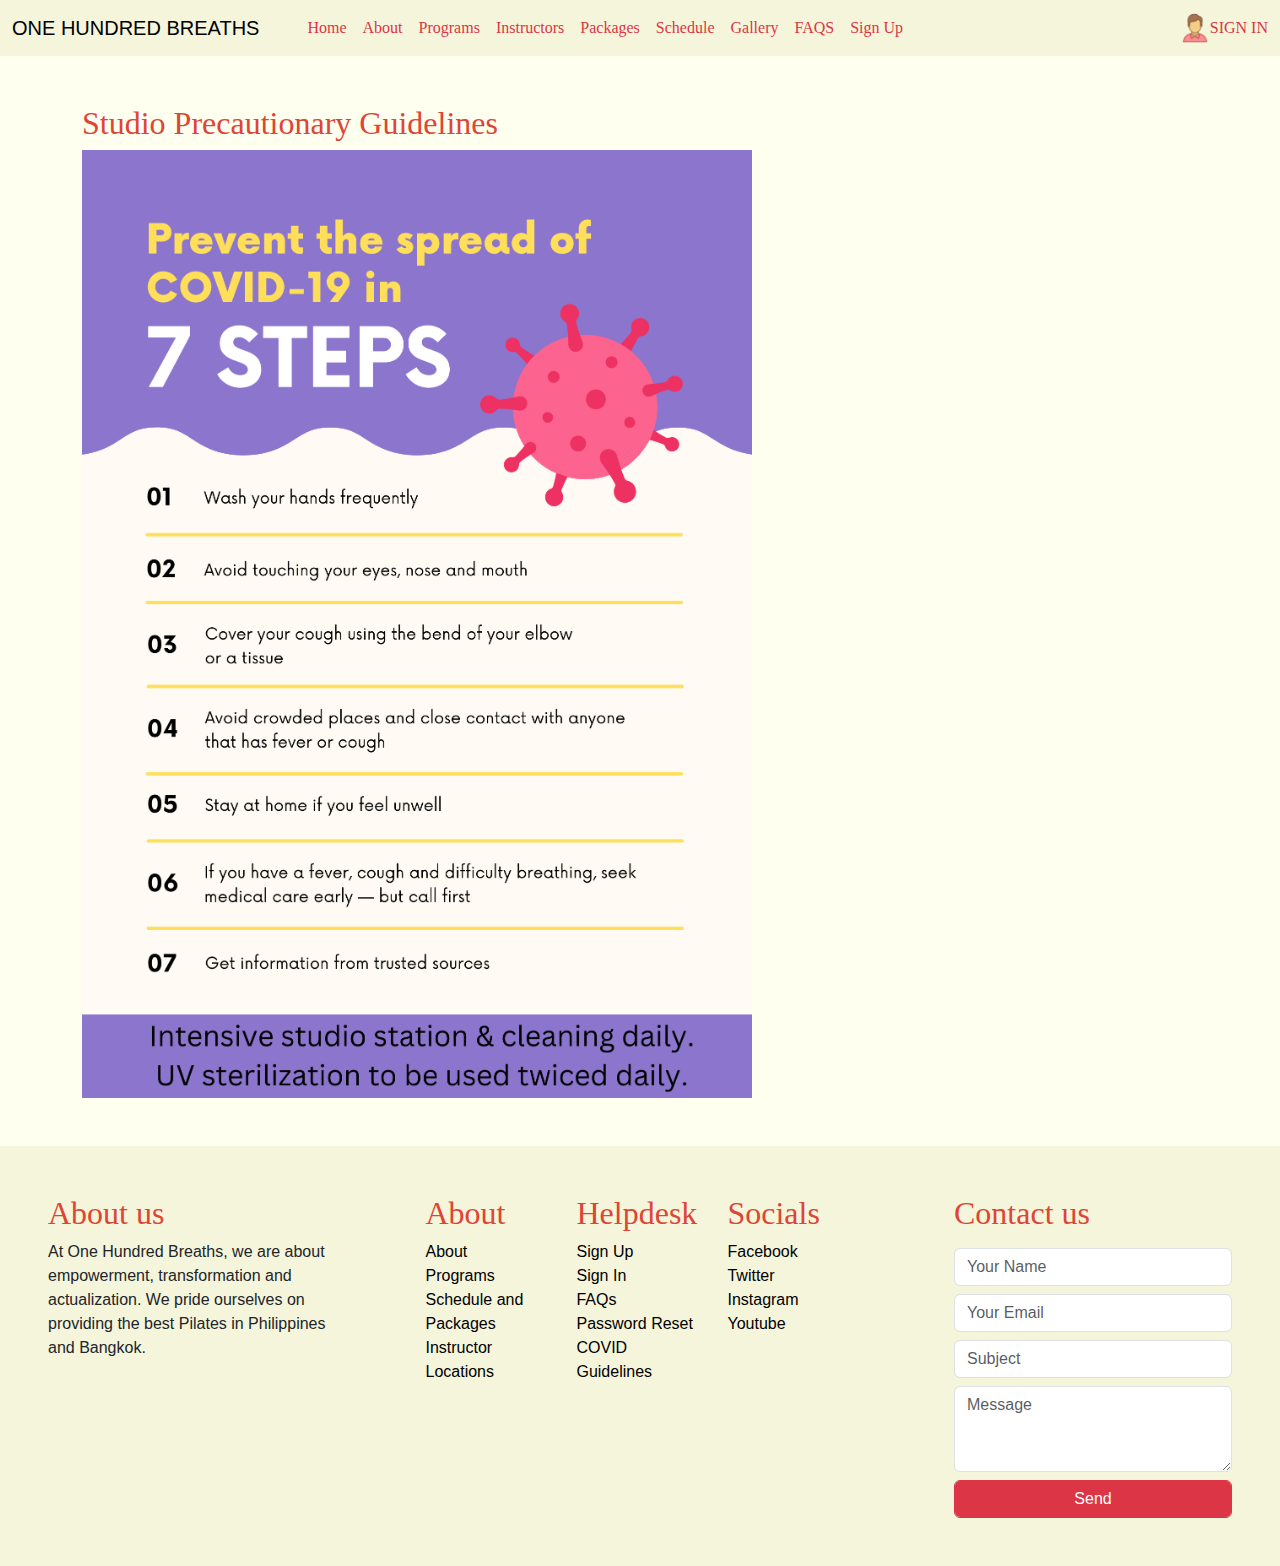
<file: covid.html>
<!DOCTYPE html>
<html lang="en">
<head>
    <meta charset="UTF-8">
    <meta http-equiv="X-UA-Compatible" content="IE=edge">
    <meta name="viewport" content="width=device-width, initial-scale=1.0">

    <link
    rel="stylesheet"
    href="https://cdn.jsdelivr.net/npm/bootstrap@5.2.0/dist/css/bootstrap.min.css"
    />
    <script src="https://ajax.googleapis.com/ajax/libs/jquery/3.6.0/jquery.min.js"></script>
    <script src="https://cdn.jsdelivr.net/npm/bootstrap@5.2.1/dist/js/bootstrap.bundle.min.js"></script>
  
    <link rel="stylesheet" href="css/styles.css" />
 
<title>COVID Guidelines</title>  

  </head>
  
    <link
      rel="icon"
      type="image/x-icon"
      href="image/yoga.png"
    />
  
<body>
      
<!-- navbar -->
<nav class="navbar navbar-expand-lg">
  <div class="container-fluid">
    <a class="navbar-brand" href="#">ONE HUNDRED BREATHS</a>
    <button
      class="navbar-toggler"
      type="button"
      data-bs-toggle="collapse"
      data-bs-target="#navbar-supported-content"
    >
      <span class="navbar-toggler-icon"></span>
    </button>

<!-- navbar links -->
<!-- navbar links -->
<div class="collapse navbar-collapse" id="navbar-supported-content">
  <ul class="navbar-nav me-auto ps-4">
  
  <li class="nav-item">
    <a class="nav-link active text-danger" href="index.html">Home</a>
  </li>
  
  <li class="nav-item">
    <a class="nav-link active text-danger" href="about.html">About</a>
  </li>

  <li class="nav-item">
    <a class="nav-link active text-danger" href="programs.html">Programs</a>
  </li>

  <li class="nav-item">
    <a class="nav-link active text-danger" href="instructors.html">Instructors</a>
  </li>
 
  <li class="nav-item">
    <a class="nav-link active text-danger" href="packages.html">Packages</a>
  </li>

  <li class="nav-item">
    <a class="nav-link active text-danger" href="schedule.html">Schedule</a>
  </li>

  <li class="nav-item">
    <a class="nav-link active text-danger" href="gallery.html">Gallery</a>
  </li>

  <li class="nav-item">
    <a class="nav-link active text-danger" href="faqs.html">FAQS</a>
  </li>
  
  <li class="nav-item">
    <a class="nav-link active text-danger" href="signup.html">Sign Up</a>
  </li>
  </ul>
<span><img src="image/my_account_icon.png" alt="my_account_icon" width="30" height="30"></span>
<span>
  <div class="nav-sign">
  <a class="nav-link active text-danger" href="signin.html">SIGN IN</a>
</span>
  </div>
    </div>
      </div>
        </div>
          </div>
            </nav> 


<!-- covid guidelines -->
<div class="container">
    <div class="row">
        <div class="col-lg-12 col-12 pt-5 pb-5">
          <h2 class="footer-heading">Studio Precautionary Guidelines</h2>
            <img src="image/covid 2.png" alt="covid_guidelines" style="max-width: 60%">
        </div>
    </div>
</div>

<!-- footer -->             
<footer class="footer-08">
  <div class="container-fluid px-lg-5">
    <div class="row">
      <div class="col-md-9 py-5">
        <div class="row">
          <div class="col-md-4 mb-md-0 mb-4">
            <h2 class="footer-heading text-left">About us</h2>
              <p>At One Hundred Breaths, we are about empowerment, transformation and actualization. We pride ourselves on providing the best Pilates in Philippines and Bangkok.</p>
          </div>
                         
<div class="col-md-8">
  <div class="row justify-content-center">
    <div class="col-md-12 col-lg-9">
      <div class="row">
        <div class="col-md-4 mb-md-0 mb-4">
          <h2 class="footer-heading">About</h2>
            <ul class="list-unstyled">
              <li><a class="footer-link" href="about.html" class="py-1 d-block">About</a></li>
              <li><a class="footer-link" href="programs.html" class="py-1 d-block">Programs</a></li>
              <li><a class="footer-link" href="packages.html" class="py-1 d-block">Schedule and Packages</a></li>
              <li><a class="footer-link" href="instructors.html" class="py-1 d-block">Instructor</a></li>
              <li><a class="footer-link" href="about.html" class="py-1 d-block">Locations</a></li>
            </ul>
        </div>
                                  
<div class="col-md-4 mb-md-0 mb-4">
  <h2 class="footer-heading">Helpdesk</h2>
    <ul class="list-unstyled">
      <li><a class="footer-link" href="signup.html" class="py-1 d-block">Sign Up</a></li>
            <li><a class="footer-link" href="signin.html" class="py-1 d-block">Sign In</a></li>
            <li><a class="footer-link" href="faqs.html" class="py-1 d-block">FAQs</a></li>
            <li><a class="footer-link" href="pw.html" class="py-1 d-block">Password Reset</a></li>
            <li><a class="footer-link" href="covid.html" class="py-1 d-block">COVID Guidelines</a></li>
              </ul>
            </div>
                                  
<div class="col-md-4 mb-md-0 mb-4">
  <h2 class="footer-heading">Socials</h2>
    <ul class="list-unstyled">
            <li><a class="footer-link" href="https://web.facebook.com" class="py-1 d-block">Facebook</a></li>
            <li><a class="footer-link" href="https://twitter.com/" class="py-1 d-block">Twitter</a></li>
            <li><a class="footer-link" href="https://www.instagram.com//" class="py-1 d-block">Instagram</a></li>
            <li><a class="footer-link" href="https://www.youtube.com/" class="py-1 d-block">Youtube</a></li>
          </ul>
        </div>
      </div>
    </div>
</div>
  </div>
    </div>
      </div>
          
<div class="col-md-3 py-md-5 py-4 aside-stretch-right pl-lg-5">
  <h2 class="footer-heading footer-heading-white">Contact us</h2>
    <form action="#" class="contact-form">
      <div class="form-group pt-2">
        <input type="text" class="form-control" placeholder="Your Name">
      </div>
                          
      <div class="form-group pt-2">
        <input type="text" class="form-control" placeholder="Your Email">
      </div>
                  
      <div class="form-group pt-2">
        <input type="text" class="form-control" placeholder="Subject">
      </div>
      
      <div class="form-group pt-2">
        <textarea name="" id="" cols="30" rows="3" class="form-control" placeholder="Message"></textarea>
      </div>
            
      <div class="form-group pt-2">
      <button type="submit" class="form-control submit px-3 btn btn-danger bg-danger">Send</button>                     
    </div>
      </form>
        </div>
          </div>
            </div>
                </footer>
  
  
</body>
  </html>
</file>
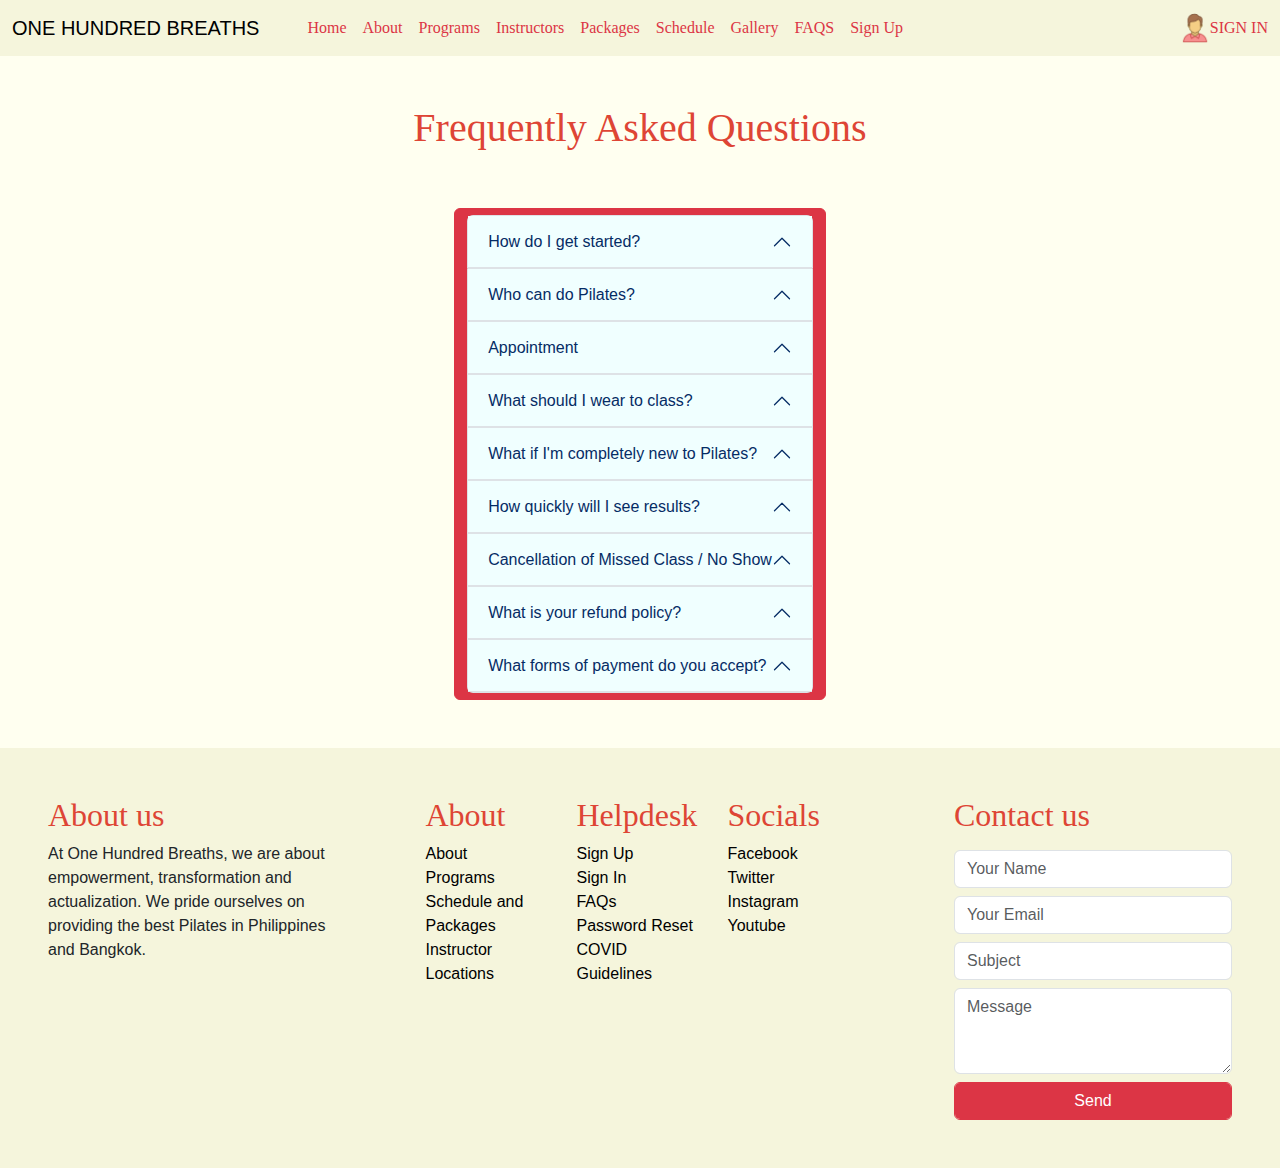
<file: faqs.html>
<!DOCTYPE html>
<html lang="en">
<head>
    <meta charset="UTF-8">
    <meta http-equiv="X-UA-Compatible" content="IE=edge">
    <meta name="viewport" content="width=device-width, initial-scale=1.0">
   
    <link
    rel="stylesheet"
    href="https://cdn.jsdelivr.net/npm/bootstrap@5.2.0/dist/css/bootstrap.min.css"
    />
    <script src="https://ajax.googleapis.com/ajax/libs/jquery/3.6.0/jquery.min.js"></script>
    <script src="https://cdn.jsdelivr.net/npm/bootstrap@5.2.1/dist/js/bootstrap.bundle.min.js"></script>
    <link rel="stylesheet" href="css/styles.css" />

<title>FAQs</title>  

</head>
    <link
    rel="icon"
    type="image/x-icon"
    href="image/yoga.png"
    />
<body>

<!-- navbar -->
<nav class="navbar navbar-expand-lg">
  <div class="container-fluid">
    <a class="navbar-brand" href="#">ONE HUNDRED BREATHS</a>
    <button
      class="navbar-toggler"
      type="button"
      data-bs-toggle="collapse"
      data-bs-target="#navbar-supported-content"
    >
      <span class="navbar-toggler-icon"></span>
    </button>

<!-- navbar links -->
<div class="collapse navbar-collapse" id="navbar-supported-content">
  <ul class="navbar-nav me-auto ps-4">
  
  <li class="nav-item">
    <a class="nav-link active text-danger" href="index.html">Home</a>
  </li>
  
  <li class="nav-item">
    <a class="nav-link active text-danger" href="about.html">About</a>
  </li>

  <li class="nav-item">
    <a class="nav-link active text-danger" href="programs.html">Programs</a>
  </li>

  <li class="nav-item">
    <a class="nav-link active text-danger" href="instructors.html">Instructors</a>
  </li>
 
  <li class="nav-item">
    <a class="nav-link active text-danger" href="packages.html">Packages</a>
  </li>

  <li class="nav-item">
    <a class="nav-link active text-danger" href="schedule.html">Schedule</a>
  </li>

  <li class="nav-item">
    <a class="nav-link active text-danger" href="gallery.html">Gallery</a>
  </li>

  <li class="nav-item">
    <a class="nav-link active text-danger" href="faqs.html">FAQS</a>
  </li>
  
  <li class="nav-item">
    <a class="nav-link active text-danger" href="signup.html">Sign Up</a>
  </li>
  </ul>
<span><img src="image/my_account_icon.png" alt="my_account_icon" width="30" height="30"></span>
<span>
  <div class="nav-sign">
  <a class="nav-link active text-danger" href="signin.html">SIGN IN</a>
</span>
  </div>
    </div>
      </div>
        </div>
          </div>
            </nav> 



<!-- faqs -->
  <div class="container">
    <div class="row text-center">
      <div class="col-lg-12 col-12 pt-5 pb-5">
          <h1>Frequently Asked Questions</h1>
            <div class="accordion pt-5" id="accordion-panel">
              <div class="btn btn-danger">
      
          <!-- accordion 1 -->
          <div class="accordion-item">
            <h2 class="accordion-header" id="heading-one">
              <button class="accordion-button" type="button" data-bs-toggle="collapse"
                data-bs-target="#collapse-one"
                aria-expanded="true"
                aria-controls="collapse-one">
                How do I get started?
              </button>
            </h2>
                      
          <div id="collapse-one" class="accordion-collapse collapse" aria-labelledby="heading-one"
            data-bs-parent="#accordion-panel">
      
          <div class="accordion-body">
            <ul>
              <dl>Create an account.</dl>
              <dl>View the Group Class Schedule or book a private session with one of our trainers.</dl>
              <dl>Arrive 10 minutes early to your first class so we can get to know one another before we begin.</dl>
            </ul>
          </div>
        </div>
      </div>

      <!-- accordion 2 -->
      <div class="accordion-item">
        <h2 class="accordion-header" id="heading-two">
          <button class="accordion-button" type="button" data-bs-toggle="collapse"
            data-bs-target="#collapse-two"
            aria-expanded="true"
            aria-controls="collapse-two">
            Who can do Pilates?
          </button>
        </h2>

      <div id="collapse-two" class="accordion-collapse collapse" aria-labelledby="heading-two"
            data-bs-parent="#accordion-panel">
      
      <div class="accordion-body">
          <p>Our clients range from pregnant ladies to youths to geriatric rehab patients to the fittest of competitive athletes along with those who just want to stay in shape. There are very few restrictions as to who can workout with us and everyone is welcome. Sessions can be discrete and private if required or group classes can involve interaction and socializing between clients</p>
      </div>
        </div>
          </div>

      <!-- accordion 3 -->
      <div class="accordion-item">
        <h2 class="accordion-header" id="heading-three">
          <button class="accordion-button" type="button" data-bs-toggle="collapse"
              data-bs-target="#collapse-three"
              aria-expanded="true"
              aria-controls="collapse-three">
              Appointment
            </button>
        </h2>

      <div id="collapse-three" class="accordion-collapse collapse" aria-labelledby="heading-three"
             data-bs-parent="#accordion-panel">
      
      <div class="accordion-body">
        <p>All private classes are by appointment only. Please book group classes to avoid disappointment. Priority is given to those with prior appointments. Please call ahead to check for availability should you wish to drop-in. Classes are 55 minutes in length, unless otherwise specified.</p>
      </div>
        </div>
          </div>
        
      <!-- accordion 4 -->
      <div class="accordion-item">
        <h2 class="accordion-header" id="heading-four">
          <button class="accordion-button" type="button" data-bs-toggle="collapse"
            data-bs-target="#collapse-four"
            aria-expanded="true"
            aria-controls="collapse-four">
            What should I wear to class?
          </button>
        </h2>
            
      <div id="collapse-four" class="accordion-collapse collapse" aria-labelledby="heading-four"
        data-bs-parent="#accordion-panel">
      
      <div class="accordion-body">
        <p>Participants must use grip socks in class. It is helpful for our instructors if you wear comfortable yet form-fitting exercise clothing. It enables the instructor to visually see that you are performing the exercises with proper alignment and form. Please don't wear loose or "short" shorts as many of the exercises are done with your legs open and elevated. Note: DO NOT wear clothing with zippers or sharp objects attached.</p>
      </div>
        </div>
           </div>
      
    <!-- accordion 5 -->
    <div class="accordion-item">
      <h2 class="accordion-header" id="heading-five">
        <button class="accordion-button" type="button" data-bs-toggle="collapse"
            data-bs-target="#collapse-five"
            aria-expanded="true"
            aria-controls="collapse-five">
            What if I'm completely new to Pilates?
        </button>
      </h2>
        
    <div id="collapse-five" class="accordion-collapse collapse" aria-labelledby="heading-five"
      data-bs-parent="#accordion-panel">
      
    <div class="accordion-body">
      <p>Our Pilates Group Classes are designed for all levels, from beginning to advanced because the Pilates system includes modifications that can both simplify the movements as well as increase the challenge. We want you to have a positive experience so our seasoned trainers are capable of guiding our clients through the class safely. If you have had no previous Pilates experience and would like an introduction before you start our classes, we recommend you take a few private sessions to get you familiar with the system. We also offer free intro classes every Wednesday night, Thursday night, and Saturday morning, to teach you Pilates basics and how to use Pilates equipment.</p>
    </div>
      </div>
        </div>

    <!-- accordion 6 -->
    <div class="accordion-item">
      <h2 class="accordion-header" id="heading-six">
        <button class="accordion-button" type="button" data-bs-toggle="collapse"
            data-bs-target="#collapse-six"
            aria-expanded="true"
            aria-controls="collapse-six">
            How quickly will I see results?
        </button>
      </h2>

    <div id="collapse-six" class="accordion-collapse collapse" aria-labelledby="heading-six"
      data-bs-parent="#accordion-panel">
      
    <div class="accordion-body">
        <p>Joseph Pilates said "you'll feel better in 10 sessions, look better in 20 and have a whole new body in 30 sessions." Most of our clients have found this to be true and many start seeing results right away. Perhaps more important, our clients feel better which keeps them coming back for more. Pilates helps to relieve chronic back pain, knee and joint pain and results can be felt within one or a few sessions.</p>
      </div>
    </div>
  </div>

    <!-- accordion 7 -->
      <div class="accordion-item">
        <h2 class="accordion-header" id="heading-seven">
          <button class="accordion-button" type="button" data-bs-toggle="collapse"
            data-bs-target="#collapse-seven"
            aria-expanded="true"
            aria-controls="collapse-seven">
            Cancellation of Missed Class / No Show
          </button>
        </h2>
          
      <div id="collapse-seven" class="accordion-collapse collapse" aria-labelledby="heading-seven"
        data-bs-parent="#accordion-panel">
        
      <div class="accordion-body">
        <p>As a courtesy to our staff, we require at least 5 hours notice when canceling a  class. It is your responsibility to us by phone, SMS or online, at least 5 hours in advance, if you need to cancel or reschedule your appointment. Any appointment cancelled or missed with less than 5 hour-notice will result in a charge or loss of that session fee. To avoid delaying the next student, your class will finish on time regardless of how late you begin.</p>
      </div>
    </div>
  </div>

    <!-- accordion 8 -->
      <div class="accordion-item">
          <h2 class="accordion-header" id="heading-eight">
            <button class="accordion-button" type="button" data-bs-toggle="collapse"
              data-bs-target="#collapse-eight"
              aria-expanded="true"
              aria-controls="collapse-eight">
              What is your refund policy?
            </button>
          </h2>

      <div id="collapse-eight" class="accordion-collapse collapse" aria-labelledby="heading-eight"
        data-bs-parent="#accordion-panel">
      
      <div class="accordion-body">
        <p>All sales are final and we do not offer refunds on purchased or unused plans/passes.</p>
      </div>
    </div>
  </div>

    <!-- accordion 9 -->
      <div class="accordion-item">
        <h2 class="accordion-header" id="heading-nine">
          <button class="accordion-button" type="button" data-bs-toggle="collapse"
            data-bs-target="#collapse-nine"
            aria-expanded="true"
            aria-controls="collapse-nine">
            What forms of payment do you accept?
          </button>
        </h2>

      <div id="collapse-nine" class="accordion-collapse collapse" aria-labelledby="heading-nine"
        data-bs-parent="#accordion-panel">
      
      <div class="accordion-body">
        <p>Paypal and Gcash.</p>
                </div>
              </div>
            </div>
          </div>
        </div>
      </div>
    </div>
  </div>
  
<!-- footer -->
                
<footer class="footer-08">
  <div class="container-fluid px-lg-5">
    <div class="row">
      <div class="col-md-9 py-5">
        <div class="row">
          <div class="col-md-4 mb-md-0 mb-4">
            <h2 class="footer-heading text-left">About us</h2>
              <p>At One Hundred Breaths, we are about empowerment, transformation and actualization. We pride ourselves on providing the best Pilates in Philippines and Bangkok.</p>
          </div>
                         
<div class="col-md-8">
  <div class="row justify-content-center">
    <div class="col-md-12 col-lg-9">
      <div class="row">
        <div class="col-md-4 mb-md-0 mb-4">
          <h2 class="footer-heading">About</h2>
            <ul class="list-unstyled">
              <li><a class="footer-link" href="about.html" class="py-1 d-block">About</a></li>
              <li><a class="footer-link" href="programs.html" class="py-1 d-block">Programs</a></li>
              <li><a class="footer-link" href="packages.html" class="py-1 d-block">Schedule and Packages</a></li>
              <li><a class="footer-link" href="instructors.html" class="py-1 d-block">Instructor</a></li>
              <li><a class="footer-link" href="about.html" class="py-1 d-block">Locations</a></li>
            </ul>
        </div>
                                  
<div class="col-md-4 mb-md-0 mb-4">
  <h2 class="footer-heading">Helpdesk</h2>
    <ul class="list-unstyled">
      <li><a class="footer-link" href="signup.html" class="py-1 d-block">Sign Up</a></li>
            <li><a class="footer-link" href="signin.html" class="py-1 d-block">Sign In</a></li>
            <li><a class="footer-link" href="faqs.html" class="py-1 d-block">FAQs</a></li>
            <li><a class="footer-link" href="pw.html" class="py-1 d-block">Password Reset</a></li>
            <li><a class="footer-link" href="covid.html" class="py-1 d-block">COVID Guidelines</a></li>
              </ul>
            </div>
                                  
<div class="col-md-4 mb-md-0 mb-4">
  <h2 class="footer-heading">Socials</h2>
    <ul class="list-unstyled">
            <li><a class="footer-link" href="https://web.facebook.com" class="py-1 d-block">Facebook</a></li>
            <li><a class="footer-link" href="https://twitter.com/" class="py-1 d-block">Twitter</a></li>
            <li><a class="footer-link" href="https://www.instagram.com//" class="py-1 d-block">Instagram</a></li>
            <li><a class="footer-link" href="https://www.youtube.com/" class="py-1 d-block">Youtube</a></li>
          </ul>
        </div>
      </div>
    </div>
  </div>
    </div>
      </div>
        </div>
          <div class="col-md-3 py-md-5 py-4 aside-stretch-right pl-lg-5">
                        
  <h2 class="footer-heading footer-heading-white">Contact us</h2>
    <form action="#" class="contact-form">
      <div class="form-group pt-2">
        <input type="text" class="form-control" placeholder="Your Name">
      </div>
                          
      <div class="form-group pt-2">
        <input type="text" class="form-control" placeholder="Your Email">
      </div>
                  
      <div class="form-group pt-2">
        <input type="text" class="form-control" placeholder="Subject">
      </div>
      
      <div class="form-group pt-2">
        <textarea name="" id="" cols="30" rows="3" class="form-control" placeholder="Message"></textarea>
      </div>
            
      <div class="form-group pt-2">
      <button type="submit" class="form-control submit px-3 btn btn-danger bg-danger">Send</button>
                          
    </div>
      </form>
        </div>
          </div>
            </div>
                </footer>
          

  


</body>
</html>
</file>
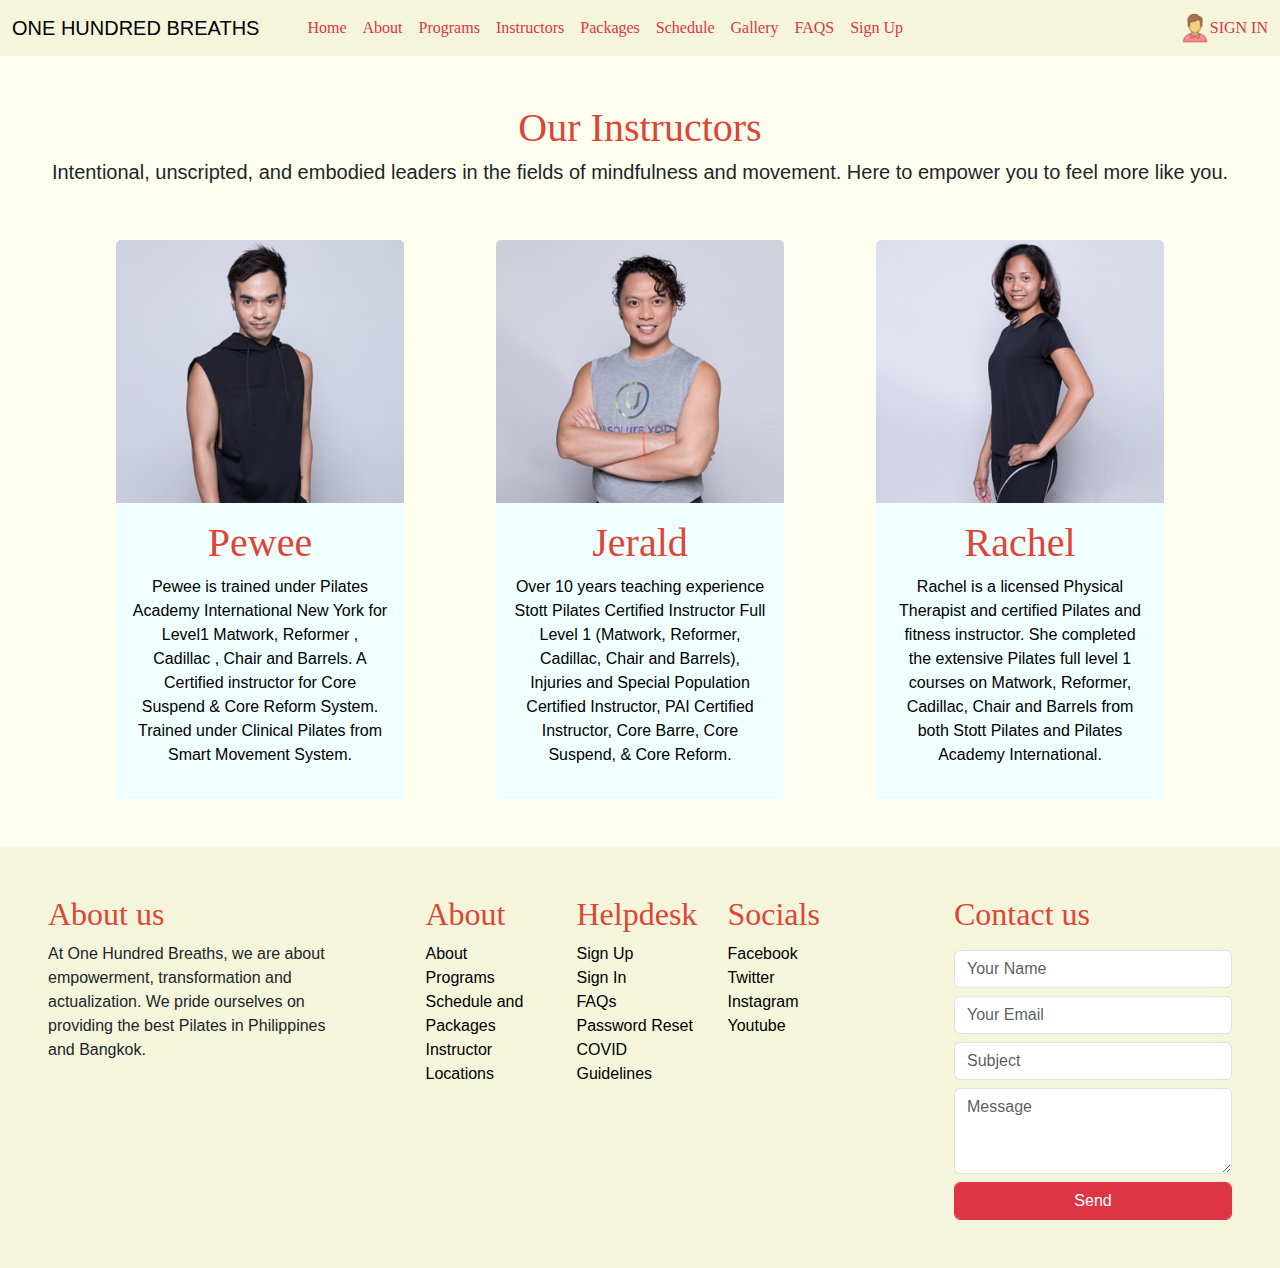
<file: instructors.html>
<!DOCTYPE html>
<html lang="en">
<head>
    <meta charset="UTF-8">
    <meta http-equiv="X-UA-Compatible" content="IE=edge">
    <meta name="viewport" content="width=device-width, initial-scale=1.0">
    
    <link
    rel="stylesheet"
    href="https://cdn.jsdelivr.net/npm/bootstrap@5.2.0/dist/css/bootstrap.min.css"
     />
    <script src="https://ajax.googleapis.com/ajax/libs/jquery/3.6.0/jquery.min.js"></script>
    <script src="https://cdn.jsdelivr.net/npm/bootstrap@5.2.1/dist/js/bootstrap.bundle.min.js"></script>
  
    <link rel="stylesheet" href="css/styles.css" />
  
    <title>Instructors</title>  
</head>
  
    <link
    rel="icon"
    type="image/x-icon"
    href="image/yoga.png"
    />
    
<body>   
<!-- navbar -->
<nav class="navbar navbar-expand-lg">
  <div class="container-fluid">
    <a class="navbar-brand" href="#">ONE HUNDRED BREATHS</a>
    <button
      class="navbar-toggler"
      type="button"
      data-bs-toggle="collapse"
      data-bs-target="#navbar-supported-content"
    >
      <span class="navbar-toggler-icon"></span>
    </button>
    
<!-- navbar links -->
<div class="collapse navbar-collapse" id="navbar-supported-content">
  <ul class="navbar-nav me-auto ps-4">
  
  <li class="nav-item">
    <a class="nav-link active text-danger" href="index.html">Home</a>
  </li>
  
  <li class="nav-item">
    <a class="nav-link active text-danger" href="about.html">About</a>
  </li>

  <li class="nav-item">
    <a class="nav-link active text-danger" href="programs.html">Programs</a>
  </li>

  <li class="nav-item">
    <a class="nav-link active text-danger" href="instructors.html">Instructors</a>
  </li>
 
  <li class="nav-item">
    <a class="nav-link active text-danger" href="packages.html">Packages</a>
  </li>

  <li class="nav-item">
    <a class="nav-link active text-danger" href="schedule.html">Schedule</a>
  </li>

  <li class="nav-item">
    <a class="nav-link active text-danger" href="gallery.html">Gallery</a>
  </li>

  <li class="nav-item">
    <a class="nav-link active text-danger" href="faqs.html">FAQS</a>
  </li>
  
  <li class="nav-item">
    <a class="nav-link active text-danger" href="signup.html">Sign Up</a>
  </li>
  </ul>
<span><img src="image/my_account_icon.png" alt="my_account_icon" width="30" height="30"></span>
<span>
  <div class="nav-sign">
  <a class="nav-link active text-danger" href="signin.html">SIGN IN</a>
</span>
  </div>
    </div>
      </div>
        </div>
          </div>
            </nav> 

      
<!-- instructors -->
  <h1 class=" text-center pt-5">Our Instructors</h1>
  <h5 class="text-center">Intentional, unscripted, and embodied leaders in the fields of mindfulness and movement. Here to empower you to feel more like you.</h5>
    <div class="container">
      <div class="row">
        <div class="col-lg-4 col-12 pt-5 pb-5">
          <div class="card mx-auto" style="width: 18rem;">
            <img class="card-img-top" src="image/pi1.jpg" alt="Card image cap">
                <div class="card-body">
                  <h1 class="card-text">Pewee</h1>
                      <p>Pewee is trained under Pilates Academy International New York for Level1 Matwork, Reformer , Cadillac , Chair and Barrels. A Certified instructor for Core Suspend & Core Reform System. Trained under Clinical Pilates from Smart Movement System.</p>
    </div>
      </div>
        </div>


  <div class="col-lg-4 col-12 pt-5 pb-5">
    <div class="card mx-auto"  style="width: 18rem;">
      <img class="card-img-top" src="image/je1.jpg" alt="Card image cap">
        <div class="card-body">
          <h1 class="card-text">Jerald</h1>
            <p>Over 10 years teaching experience
                    Stott Pilates Certified Instructor Full Level 1 (Matwork, Reformer, Cadillac, Chair and Barrels), Injuries and Special Population Certified Instructor, PAI Certified Instructor, Core Barre, Core Suspend, & Core Reform.</p>
  </div>
    </div>
      </div>
  
           
  <div class="col-lg-4 col-12 pt-5 pb-5">
    <div class="card mx-auto"  style="width: 18rem;">
      <img class="card-img-top" src="image/rache1.jpg" alt="Card image cap">
        <div class="card-body">
          <h1 class="card-text">Rachel</h1>
            <p>Rachel is a licensed Physical Therapist and certified Pilates and fitness instructor. She completed the extensive Pilates full level 1 courses on Matwork, Reformer, Cadillac, Chair and Barrels from both Stott Pilates and Pilates Academy International.</p>
        </div>
      </div>
  </div>
</div>
    </div>

<!-- footer -->           
<footer class="footer-08">
  <div class="container-fluid px-lg-5">
    <div class="row">
      <div class="col-md-9 py-5">
        <div class="row">
          <div class="col-md-4 mb-md-0 mb-4">
            <h2 class="footer-heading text-left">About us</h2>
              <p>At One Hundred Breaths, we are about empowerment, transformation and actualization. We pride ourselves on providing the best Pilates in Philippines and Bangkok.</p>
          </div>
                         
<div class="col-md-8">
  <div class="row justify-content-center">
    <div class="col-md-12 col-lg-9">
      <div class="row">
        <div class="col-md-4 mb-md-0 mb-4">
          <h2 class="footer-heading">About</h2>
            <ul class="list-unstyled">
              <li><a class="footer-link" href="about.html" class="py-1 d-block">About</a></li>
              <li><a class="footer-link" href="programs.html" class="py-1 d-block">Programs</a></li>
              <li><a class="footer-link" href="packages.html" class="py-1 d-block">Schedule and Packages</a></li>
              <li><a class="footer-link" href="instructors.html" class="py-1 d-block">Instructor</a></li>
              <li><a class="footer-link" href="about.html" class="py-1 d-block">Locations</a></li>
            </ul>
        </div>
                                  
<div class="col-md-4 mb-md-0 mb-4">
  <h2 class="footer-heading">Helpdesk</h2>
    <ul class="list-unstyled">
      <li><a class="footer-link" href="signup.html" class="py-1 d-block">Sign Up</a></li>
            <li><a class="footer-link" href="signin.html" class="py-1 d-block">Sign In</a></li>
            <li><a class="footer-link" href="faqs.html" class="py-1 d-block">FAQs</a></li>
            <li><a class="footer-link" href="pw.html" class="py-1 d-block">Password Reset</a></li>
            <li><a class="footer-link" href="covid.html" class="py-1 d-block">COVID Guidelines</a></li>
              </ul>
            </div>
                                  
<div class="col-md-4 mb-md-0 mb-4">
  <h2 class="footer-heading">Socials</h2>
    <ul class="list-unstyled">
            <li><a class="footer-link" href="https://web.facebook.com" class="py-1 d-block">Facebook</a></li>
            <li><a class="footer-link" href="https://twitter.com/" class="py-1 d-block">Twitter</a></li>
            <li><a class="footer-link" href="https://www.instagram.com//" class="py-1 d-block">Instagram</a></li>
            <li><a class="footer-link" href="https://www.youtube.com/" class="py-1 d-block">Youtube</a></li>
          </ul>
        </div>
      </div>
    </div>
  </div>
    </div>
      </div>
        </div>
          <div class="col-md-3 py-md-5 py-4 aside-stretch-right pl-lg-5">
                        
  <h2 class="footer-heading footer-heading-white">Contact us</h2>
    <form action="#" class="contact-form">
      <div class="form-group pt-2">
        <input type="text" class="form-control" placeholder="Your Name">
      </div>
                          
      <div class="form-group pt-2">
        <input type="text" class="form-control" placeholder="Your Email">
      </div>
                  
      <div class="form-group pt-2">
        <input type="text" class="form-control" placeholder="Subject">
      </div>
      
      <div class="form-group pt-2">
        <textarea name="" id="" cols="30" rows="3" class="form-control" placeholder="Message"></textarea>
      </div>
            
      <div class="form-group pt-2">
      <button type="submit" class="form-control submit px-3 btn btn-danger bg-danger">Send</button>
                          
    </div>
      </form>
        </div>
          </div>
            </div>
                </footer>
        
</body>
</html>
</file>
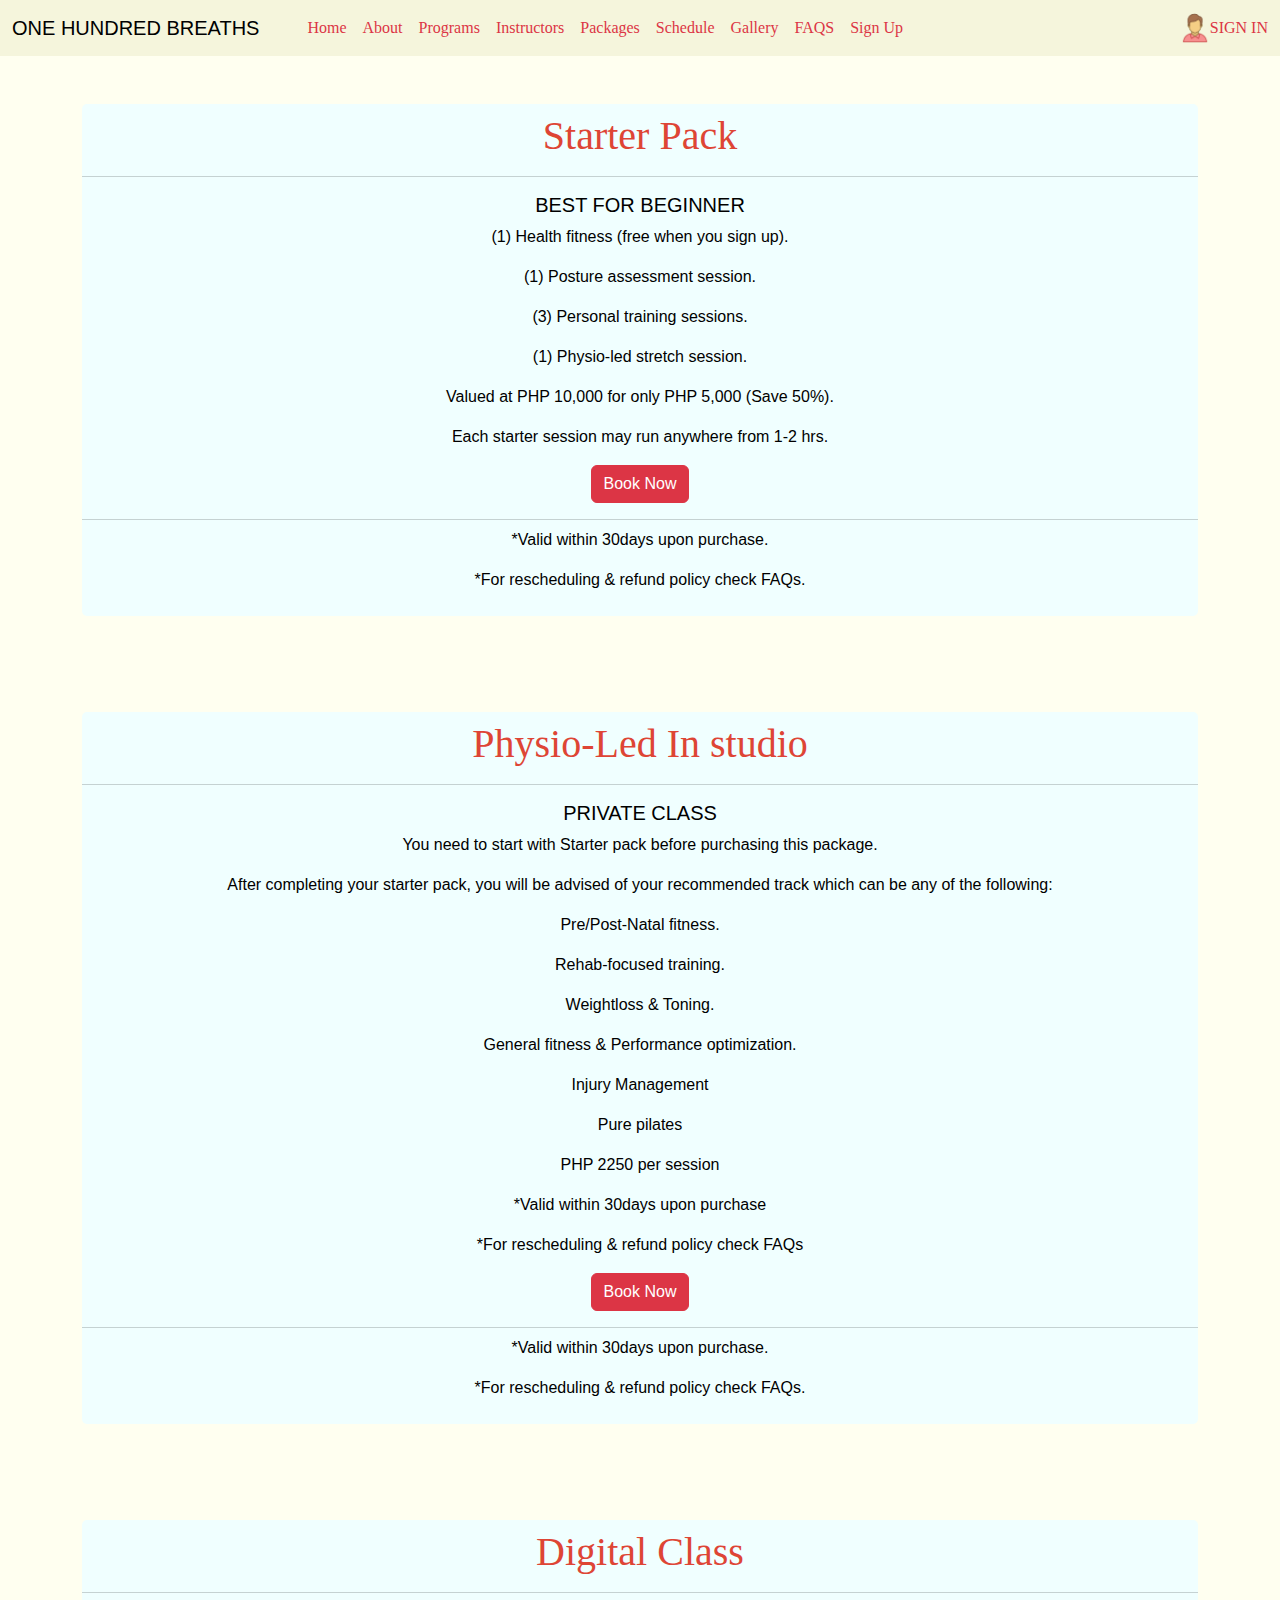
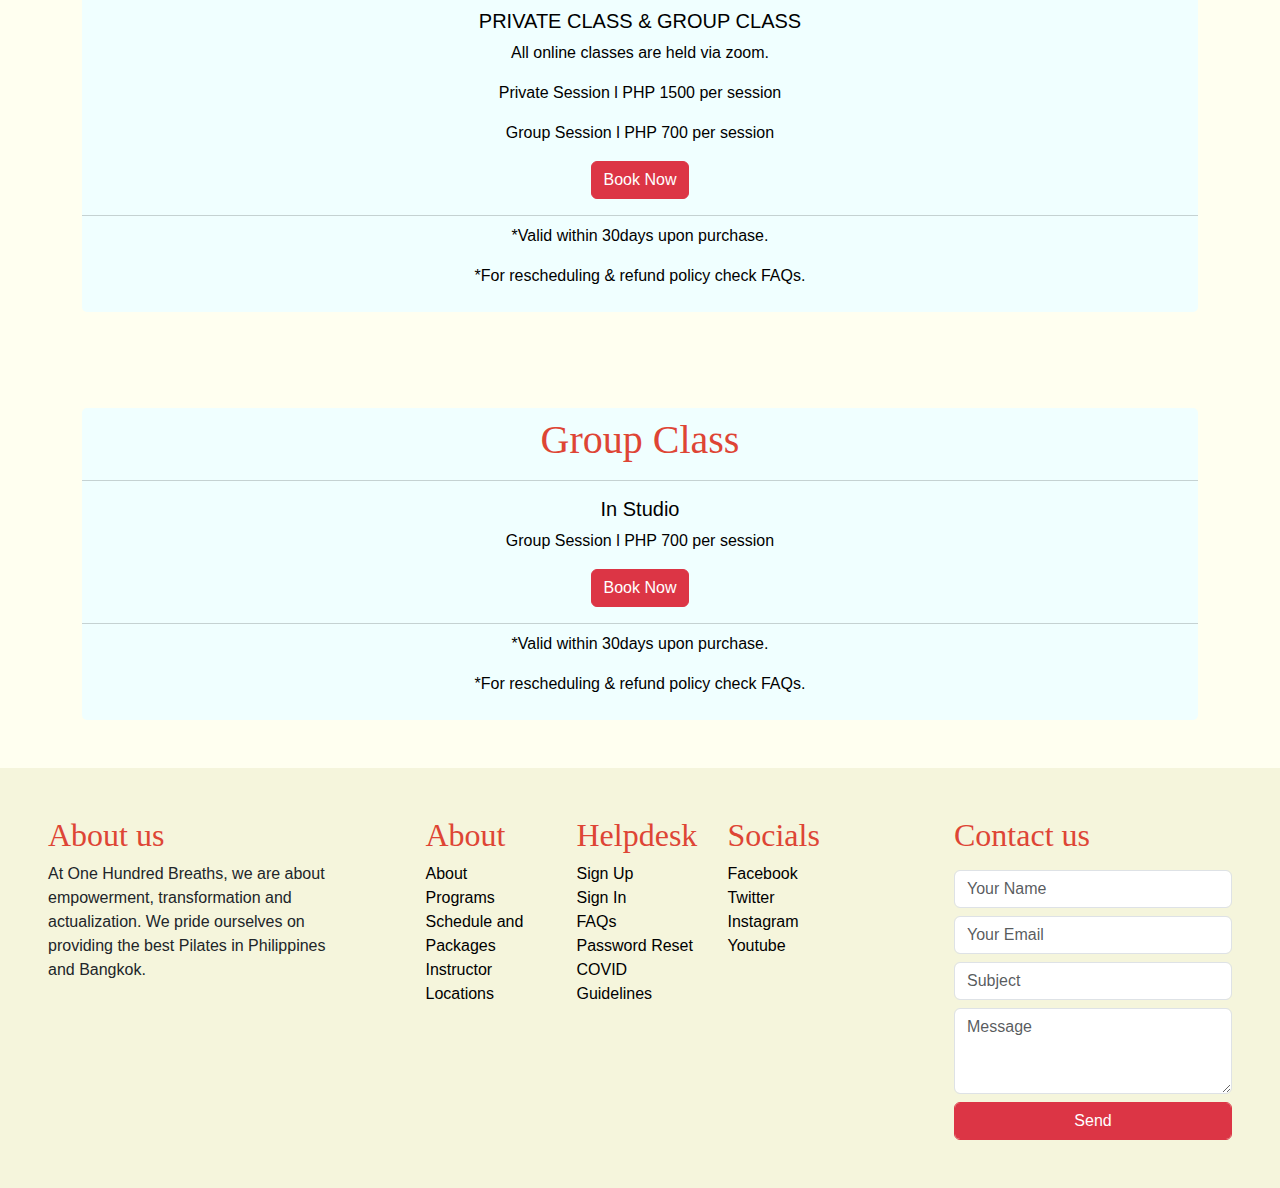
<file: packages.html>
<!DOCTYPE html>
<html lang="en">
<head>
    <meta charset="UTF-8">
    <meta http-equiv="X-UA-Compatible" content="IE=edge">
    <meta name="viewport" content="width=device-width, initial-scale=1.0">

    <link
    rel="stylesheet"
    href="https://cdn.jsdelivr.net/npm/bootstrap@5.2.0/dist/css/bootstrap.min.css"
    />
    <script src="https://ajax.googleapis.com/ajax/libs/jquery/3.6.0/jquery.min.js"></script>
    <script src="https://cdn.jsdelivr.net/npm/bootstrap@5.2.1/dist/js/bootstrap.bundle.min.js"></script>
  
    <link rel="stylesheet" href="css/styles.css" />
      
    <title>Package</title>  
  </head>
  
    <link
    rel="icon"
    type="image/x-icon"
    href="image/yoga.png"
    />
  
  <body>
    
<!-- navbar -->
<nav class="navbar navbar-expand-lg">
  <div class="container-fluid">
    <a class="navbar-brand" href="#">ONE HUNDRED BREATHS</a>
    <button
      class="navbar-toggler"
      type="button"
      data-bs-toggle="collapse"
      data-bs-target="#navbar-supported-content"
    >
      <span class="navbar-toggler-icon"></span>
    </button>

<!-- navbar links -->
<div class="collapse navbar-collapse" id="navbar-supported-content">
  <ul class="navbar-nav me-auto ps-4">
  
  <li class="nav-item">
    <a class="nav-link active text-danger" href="index.html">Home</a>
  </li>
  
  <li class="nav-item">
    <a class="nav-link active text-danger" href="about.html">About</a>
  </li>

  <li class="nav-item">
    <a class="nav-link active text-danger" href="programs.html">Programs</a>
  </li>

  <li class="nav-item">
    <a class="nav-link active text-danger" href="instructors.html">Instructors</a>
  </li>
 
  <li class="nav-item">
    <a class="nav-link active text-danger" href="packages.html">Packages</a>
  </li>

  <li class="nav-item">
    <a class="nav-link active text-danger" href="schedule.html">Schedule</a>
  </li>

  <li class="nav-item">
    <a class="nav-link active text-danger" href="gallery.html">Gallery</a>
  </li>

  <li class="nav-item">
    <a class="nav-link active text-danger" href="faqs.html">FAQS</a>
  </li>
  
  <li class="nav-item">
    <a class="nav-link active text-danger" href="signup.html">Sign Up</a>
  </li>
  </ul>
<span><img src="image/my_account_icon.png" alt="my_account_icon" width="30" height="30"></span>
<span>
  <div class="nav-sign">
  <a class="nav-link active text-danger" href="signin.html">SIGN IN</a>
</span>
  </div>
    </div>
      </div>
        </div>
          </div>
            </nav> 

<!-- Starter -->
<div class="container">
  <div class="row">
    <div class="col-lg-12 col-12 text-justify text-center pt-5 pb-5">
      <div class="card text-center">
        <div class="card-header">
          <h1>Starter Pack</h1>
        </div>

        <div class="card-body">
          <h5 class="card-title">BEST FOR BEGINNER</h5>
          <p class="card-text">(1) Health fitness (free when you sign up).</p>
          <p>(1) Posture assessment session.</p>
          <p>(3) Personal training sessions.</p>
          <p>(1) Physio-led stretch session.</p>
          <p>Valued at PHP 10,000 for only PHP 5,000 (Save 50%).</p>
          <p>Each starter session may run anywhere from 1-2 hrs.</p>
          <a href="signin.html" class="btn btn-danger">Book Now</a>
        </div>
        <div class="card-footer">
          <p>*Valid within 30days upon purchase.</p>
          <p>*For rescheduling & refund policy check FAQs.</p>
        </div>
      </div>
    </div>
  </div>
</div>

<!-- Physio -->
<div class="container">
  <div class="row">
    <div class="col-lg-12 col-12 text-justify text-center pt-5 pb-5">
      <div class="card text-center">
        <div class="card-header">
          <h1>Physio-Led In studio</h1>
        </div>

        <div class="card-body">
          <h5 class="card-title">PRIVATE CLASS</h5>
          <p class="card-text">You need to start with Starter pack before purchasing this package.</p>
          <p>After completing your starter pack, you will be advised of your recommended track which can be any of the following:</p>
          <p>Pre/Post-Natal fitness.</p>
          <p>Rehab-focused training.</p>
          <p>Weightloss & Toning.</p>
          <p>General fitness & Performance optimization.</p>
          <p>Injury Management</p>
          <p>Pure pilates</p>
          <p>PHP 2250 per session</p>
          <p>*Valid within 30days upon purchase</p>
          <p>*For rescheduling & refund policy check FAQs</p>
          <a href="signin.html" class="btn btn-danger">Book Now</a>
        </div>
        <div class="card-footer">
          <p>*Valid within 30days upon purchase.</p>
          <p>*For rescheduling & refund policy check FAQs.</p>
        </div>
      </div>
    </div>
  </div>
</div>

<!-- Digital -->
<div class="container">
  <div class="row">
    <div class="col-lg-12 col-12 text-justify text-center pt-5 pb-5">
      <div class="card text-center">
        <div class="card-header">
          <h1>Digital Class</h1>
        </div>
        <div class="card-body">
          <h5 class="card-title">PRIVATE CLASS & GROUP CLASS</h5>
          <p class="card-text">All online classes are held via zoom.</p>
          <p>Private Session     l     PHP 1500 per session</p>
          <p>Group Session       l     PHP 700 per session</p>
          <a href="signin.html" class="btn btn-danger">Book Now</a>
        </div>
        <div class="card-footer">
          <p>*Valid within 30days upon purchase.</p>
          <p>*For rescheduling & refund policy check FAQs.</p>
        </div>
      </div>
    </div>
  </div>
</div>

<!-- Group -->
<div class="container">
  <div class="row">
    <div class="col-lg-12 col-12 text-justify text-center pt-5 pb-5">
      <div class="card text-center">
        <div class="card-header">
          <h1>Group Class</h1>
        </div>
        <div class="card-body">
          <h5 class="card-title">In Studio</h5>
          <p>Group Session       l     PHP 700 per session</p>
          <a href="signin.html" class="btn btn-danger">Book Now</a>
        </div>
        <div class="card-footer">
          <p>*Valid within 30days upon purchase.</p>
          <p>*For rescheduling & refund policy check FAQs.</p>
        </div>
      </div>
    </div>
  </div>
</div>
     
<!-- footer -->            
<footer class="footer-08">
  <div class="container-fluid px-lg-5">
    <div class="row">
      <div class="col-md-9 py-5">
        <div class="row">
          <div class="col-md-4 mb-md-0 mb-4">
            <h2 class="footer-heading text-left">About us</h2>
              <p>At One Hundred Breaths, we are about empowerment, transformation and actualization. We pride ourselves on providing the best Pilates in Philippines and Bangkok.</p>
          </div>
                         
<div class="col-md-8">
  <div class="row justify-content-center">
    <div class="col-md-12 col-lg-9">
      <div class="row">
        <div class="col-md-4 mb-md-0 mb-4">
          <h2 class="footer-heading">About</h2>
            <ul class="list-unstyled">
              <li><a class="footer-link" href="about.html" class="py-1 d-block">About</a></li>
              <li><a class="footer-link" href="programs.html" class="py-1 d-block">Programs</a></li>
              <li><a class="footer-link" href="packages.html" class="py-1 d-block">Schedule and Packages</a></li>
              <li><a class="footer-link" href="instructors.html" class="py-1 d-block">Instructor</a></li>
              <li><a class="footer-link" href="about.html" class="py-1 d-block">Locations</a></li>
            </ul>
        </div>
                                  
<div class="col-md-4 mb-md-0 mb-4">
  <h2 class="footer-heading">Helpdesk</h2>
    <ul class="list-unstyled">
      <li><a class="footer-link" href="signup.html" class="py-1 d-block">Sign Up</a></li>
            <li><a class="footer-link" href="signin.html" class="py-1 d-block">Sign In</a></li>
            <li><a class="footer-link" href="faqs.html" class="py-1 d-block">FAQs</a></li>
            <li><a class="footer-link" href="pw.html" class="py-1 d-block">Password Reset</a></li>
            <li><a class="footer-link" href="covid.html" class="py-1 d-block">COVID Guidelines</a></li>
              </ul>
            </div>
                                  
<div class="col-md-4 mb-md-0 mb-4">
  <h2 class="footer-heading">Socials</h2>
    <ul class="list-unstyled">
            <li><a class="footer-link" href="https://web.facebook.com" class="py-1 d-block">Facebook</a></li>
            <li><a class="footer-link" href="https://twitter.com/" class="py-1 d-block">Twitter</a></li>
            <li><a class="footer-link" href="https://www.instagram.com//" class="py-1 d-block">Instagram</a></li>
            <li><a class="footer-link" href="https://www.youtube.com/" class="py-1 d-block">Youtube</a></li>
          </ul>
        </div>
      </div>
    </div>
  </div>
    </div>
      </div>
        </div>
          <div class="col-md-3 py-md-5 py-4 aside-stretch-right pl-lg-5">
                        
  <h2 class="footer-heading footer-heading-white">Contact us</h2>
    <form action="#" class="contact-form">
      <div class="form-group pt-2">
        <input type="text" class="form-control" placeholder="Your Name">
      </div>
                          
      <div class="form-group pt-2">
        <input type="text" class="form-control" placeholder="Your Email">
      </div>
                  
      <div class="form-group pt-2">
        <input type="text" class="form-control" placeholder="Subject">
      </div>
      
      <div class="form-group pt-2">
        <textarea name="" id="" cols="30" rows="3" class="form-control" placeholder="Message"></textarea>
      </div>
            
      <div class="form-group pt-2">
      <button type="submit" class="form-control submit px-3 btn btn-danger bg-danger">Send</button>
                          
    </div>
      </form>
        </div>
          </div>
            </div>
                </footer>
</body>
</html>
</file>
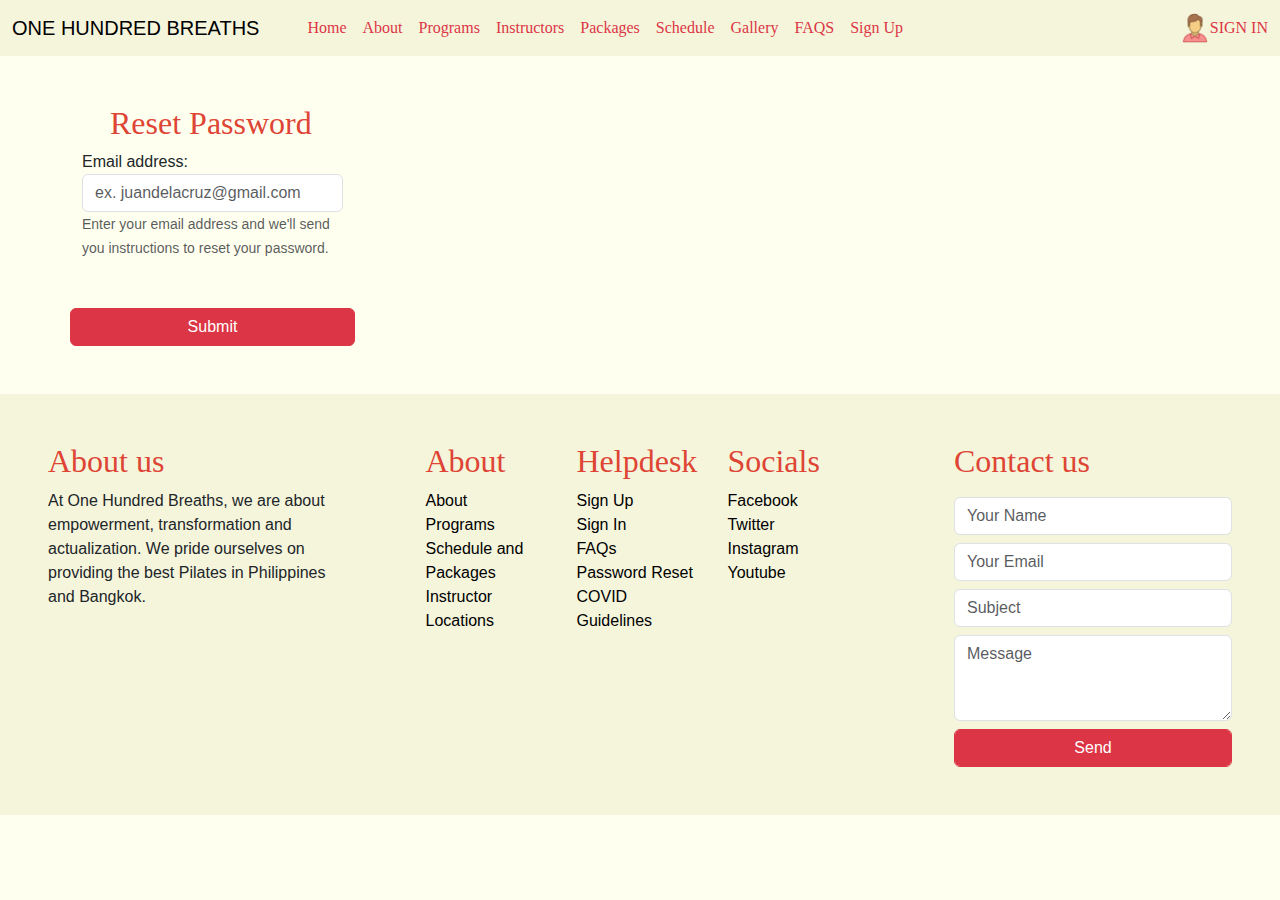
<file: pw.html>
<!DOCTYPE html>
<html lang="en">
<head>
    <meta charset="UTF-8">
    <meta http-equiv="X-UA-Compatible" content="IE=edge">
    <meta name="viewport" content="width=device-width, initial-scale=1.0">

    <link
    rel="stylesheet"
    href="https://cdn.jsdelivr.net/npm/bootstrap@5.2.0/dist/css/bootstrap.min.css"
    />
    <script src="https://ajax.googleapis.com/ajax/libs/jquery/3.6.0/jquery.min.js"></script>
    <script src="https://cdn.jsdelivr.net/npm/bootstrap@5.2.1/dist/js/bootstrap.bundle.min.js"></script>
  
    <link rel="stylesheet" href="css/styles.css" />
  
    <title>Forgot your password</title>
</head>

    <link
    rel="icon"
    type="image/x-icon"
    href="image/yoga.png"
    />

<body>

<!-- navbar -->
<nav class="navbar navbar-expand-lg">
  <div class="container-fluid">
    <a class="navbar-brand" href="#">ONE HUNDRED BREATHS</a>
    <button
      class="navbar-toggler"
      type="button"
      data-bs-toggle="collapse"
      data-bs-target="#navbar-supported-content"
    >
      <span class="navbar-toggler-icon"></span>
    </button>

<!-- navbar links -->
<div class="collapse navbar-collapse" id="navbar-supported-content">
  <ul class="navbar-nav me-auto ps-4">
  
  <li class="nav-item">
    <a class="nav-link active text-danger" href="index.html">Home</a>
  </li>
  
  <li class="nav-item">
    <a class="nav-link active text-danger" href="about.html">About</a>
  </li>

  <li class="nav-item">
    <a class="nav-link active text-danger" href="programs.html">Programs</a>
  </li>

  <li class="nav-item">
    <a class="nav-link active text-danger" href="instructors.html">Instructors</a>
  </li>
 
  <li class="nav-item">
    <a class="nav-link active text-danger" href="packages.html">Packages</a>
  </li>

  <li class="nav-item">
    <a class="nav-link active text-danger" href="schedule.html">Schedule</a>
  </li>

  <li class="nav-item">
    <a class="nav-link active text-danger" href="gallery.html">Gallery</a>
  </li>

  <li class="nav-item">
    <a class="nav-link active text-danger" href="faqs.html">FAQS</a>
  </li>
  
  <li class="nav-item">
    <a class="nav-link active text-danger" href="signup.html">Sign Up</a>
  </li>
  </ul>
<span><img src="image/my_account_icon.png" alt="my_account_icon" width="30" height="30"></span>
<span>
  <div class="nav-sign">
  <a class="nav-link active text-danger" href="signin.html">SIGN IN</a>
</span>
  </div>
    </div>
      </div>
        </div>
          </div>
            </nav> 

<!-- pw reset -->
  <h2 class="h1-pw pt-5">Reset Password</h2>
      <div class="container">
        <div class="row">
          <div class="col-lg-3 col-12">
            <div class="form-group">
              <label for="exampleInputEmail1">Email address:</label>
                <input type="email" class="form-control" id="exampleInputEmail1" aria-describedby="emailHelp" placeholder="ex. juandelacruz@gmail.com">
                  <small id="emailHelp" class="form-text text-muted">Enter your email address and
                     we'll send you instructions to reset your password.</small>
              <div class="form-group row pt-5 pb-5">
            <button type="submit" class="btn btn-danger bg-danger">Submit</button>
          </div>
        </div>
      </div>
    </div>
  </div>
                
<!-- footer -->           
<footer class="footer-08">
  <div class="container-fluid px-lg-5">
    <div class="row">
      <div class="col-md-9 py-5">
        <div class="row">
          <div class="col-md-4 mb-md-0 mb-4">
            <h2 class="footer-heading text-left">About us</h2>
              <p>At One Hundred Breaths, we are about empowerment, transformation and actualization. We pride ourselves on providing the best Pilates in Philippines and Bangkok.</p>
          </div>
                         
<div class="col-md-8">
  <div class="row justify-content-center">
    <div class="col-md-12 col-lg-9">
      <div class="row">
        <div class="col-md-4 mb-md-0 mb-4">
          <h2 class="footer-heading">About</h2>
            <ul class="list-unstyled">
              <li><a class="footer-link" href="about.html" class="py-1 d-block">About</a></li>
              <li><a class="footer-link" href="programs.html" class="py-1 d-block">Programs</a></li>
              <li><a class="footer-link" href="packages.html" class="py-1 d-block">Schedule and Packages</a></li>
              <li><a class="footer-link" href="instructors.html" class="py-1 d-block">Instructor</a></li>
              <li><a class="footer-link" href="about.html" class="py-1 d-block">Locations</a></li>
            </ul>
        </div>
                                  
<div class="col-md-4 mb-md-0 mb-4">
  <h2 class="footer-heading">Helpdesk</h2>
    <ul class="list-unstyled">
      <li><a class="footer-link" href="signup.html" class="py-1 d-block">Sign Up</a></li>
            <li><a class="footer-link" href="signin.html" class="py-1 d-block">Sign In</a></li>
            <li><a class="footer-link" href="faqs.html" class="py-1 d-block">FAQs</a></li>
            <li><a class="footer-link" href="pw.html" class="py-1 d-block">Password Reset</a></li>
            <li><a class="footer-link" href="covid.html" class="py-1 d-block">COVID Guidelines</a></li>
              </ul>
            </div>
                                  
<div class="col-md-4 mb-md-0 mb-4">
  <h2 class="footer-heading">Socials</h2>
    <ul class="list-unstyled">
            <li><a class="footer-link" href="https://web.facebook.com" class="py-1 d-block">Facebook</a></li>
            <li><a class="footer-link" href="https://twitter.com/" class="py-1 d-block">Twitter</a></li>
            <li><a class="footer-link" href="https://www.instagram.com//" class="py-1 d-block">Instagram</a></li>
            <li><a class="footer-link" href="https://www.youtube.com/" class="py-1 d-block">Youtube</a></li>
          </ul>
        </div>
      </div>
    </div>
  </div>
    </div>
      </div>
        </div>
          <div class="col-md-3 py-md-5 py-4 aside-stretch-right pl-lg-5">
                        
  <h2 class="footer-heading footer-heading-white">Contact us</h2>
    <form action="#" class="contact-form">
      <div class="form-group pt-2">
        <input type="text" class="form-control" placeholder="Your Name">
      </div>
                          
      <div class="form-group pt-2">
        <input type="text" class="form-control" placeholder="Your Email">
      </div>
                  
      <div class="form-group pt-2">
        <input type="text" class="form-control" placeholder="Subject">
      </div>
      
      <div class="form-group pt-2">
        <textarea name="" id="" cols="30" rows="3" class="form-control" placeholder="Message"></textarea>
      </div>
            
      <div class="form-group pt-2">
      <button type="submit" class="form-control submit px-3 btn btn-danger bg-danger">Send</button>
                          
    </div>
      </form>
        </div>
          </div>
            </div>
                </footer>


</body>
</html>
</file>
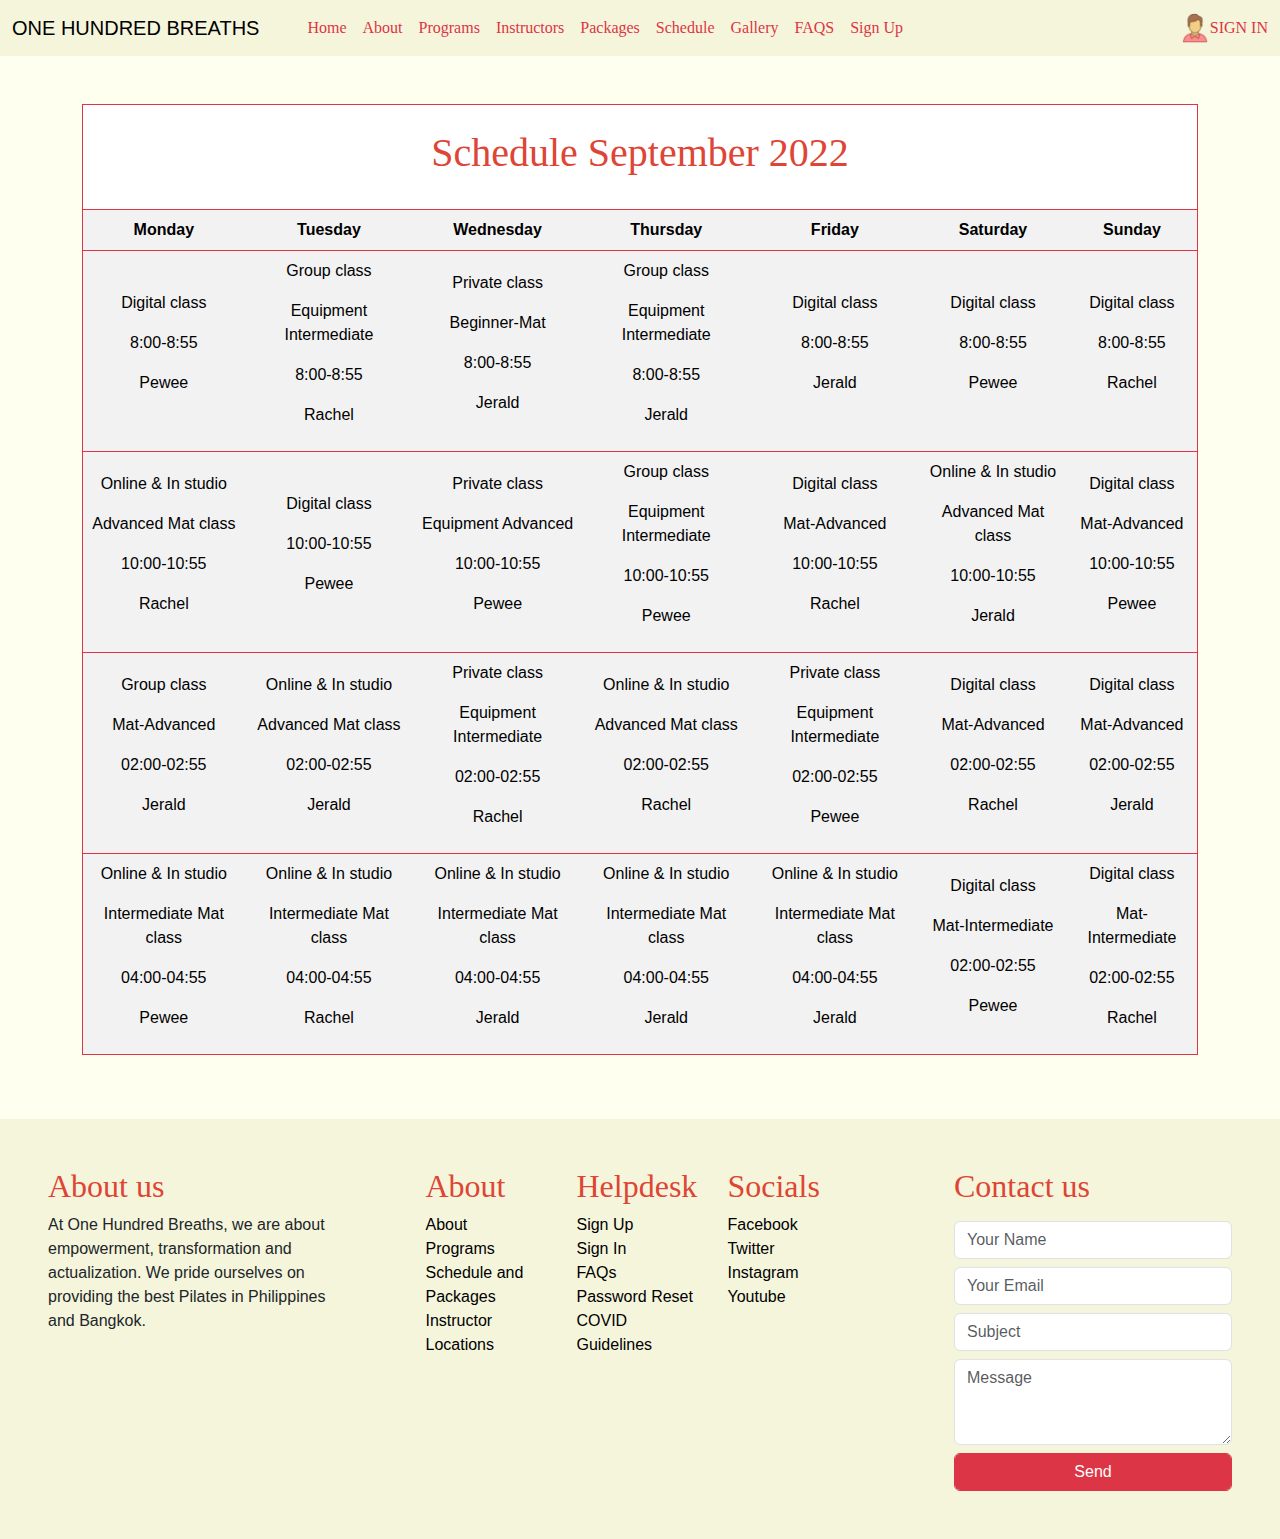
<file: schedule.html>
<!DOCTYPE html>
<html lang="en">
<head>
    <meta charset="UTF-8">
    <meta http-equiv="X-UA-Compatible" content="IE=edge">
    <meta name="viewport" content="width=device-width, initial-scale=1.0">
    <link
    rel="stylesheet"
    href="https://cdn.jsdelivr.net/npm/bootstrap@5.2.0/dist/css/bootstrap.min.css"
  />
    <script src="https://ajax.googleapis.com/ajax/libs/jquery/3.6.0/jquery.min.js"></script>
    <script src="https://cdn.jsdelivr.net/npm/bootstrap@5.2.1/dist/js/bootstrap.bundle.min.js"></script>
  
    <link rel="stylesheet" href="css/styles.css" />
  
    <title>Schedule</title>
  </head>

  <link
    rel="icon"
    type="image/x-icon"
    href="image/yoga.png"
  />
<body>
 
<!-- navbar -->
<nav class="navbar navbar-expand-lg">
  <div class="container-fluid">
    <a class="navbar-brand" href="#">ONE HUNDRED BREATHS</a>
    <button
      class="navbar-toggler"
      type="button"
      data-bs-toggle="collapse"
      data-bs-target="#navbar-supported-content"
    >
      <span class="navbar-toggler-icon"></span>
    </button>

<!-- navbar links -->
<div class="collapse navbar-collapse" id="navbar-supported-content">
  <ul class="navbar-nav me-auto ps-4">
  
  <li class="nav-item">
    <a class="nav-link active text-danger" href="index.html">Home</a>
  </li>
  
  <li class="nav-item">
    <a class="nav-link active text-danger" href="about.html">About</a>
  </li>

  <li class="nav-item">
    <a class="nav-link active text-danger" href="programs.html">Programs</a>
  </li>

  <li class="nav-item">
    <a class="nav-link active text-danger" href="instructors.html">Instructors</a>
  </li>
 
  <li class="nav-item">
    <a class="nav-link active text-danger" href="packages.html">Packages</a>
  </li>

  <li class="nav-item">
    <a class="nav-link active text-danger" href="schedule.html">Schedule</a>
  </li>

  <li class="nav-item">
    <a class="nav-link active text-danger" href="gallery.html">Gallery</a>
  </li>

  <li class="nav-item">
    <a class="nav-link active text-danger" href="faqs.html">FAQS</a>
  </li>
  
  <li class="nav-item">
    <a class="nav-link active text-danger" href="signup.html">Sign Up</a>
  </li>
  </ul>
<span><img src="image/my_account_icon.png" alt="my_account_icon" width="30" height="30"></span>
<span>
  <div class="nav-sign">
  <a class="nav-link active text-danger" href="signin.html">SIGN IN</a>
</span>
  </div>
    </div>
      </div>
        </div>
          </div>
            </nav> 


<!-- schedule -->
<div class="container">
  <div class="row">
    <div class="col-lg-12 col-12 pt-5 pb-5">  
      <div class="table-responsive">
        <table class="schedule-table table table-striped border border-danger text-center align-middle">
        <thead>
            <tr>
              <td colspan="7"><h1 class="text-center pt-3 pb-3">Schedule September 2022</h1></td>
            </tr>
        </thead>

        <tbody>
          <tr class="tr-head">
              <th>Monday</th>
              <th>Tuesday</th>
              <th>Wednesday</th>
              <th>Thursday</th>
              <th>Friday</th>
              <th>Saturday</th>
              <th>Sunday</th>
          </tr>
        </tbody>
    
        <tbody>
          <tr>
              <td>
                <dl>Digital class</dl>
                <dl>8:00-8:55</dl>
                <dl>Pewee</dl>
              </td>
                    
              <td>
                <dl>Group class</dl>
                <dl>Equipment Intermediate</dl>
                <dl>8:00-8:55</dl>
                <dl>Rachel</dl>
              </td>

              <td>
                <dl>Private class</dl>
                <dl>Beginner-Mat</dl>
                <dl>8:00-8:55</dl>
                <dl>Jerald</dl>
              </td>

              <td>
                <dl>Group class</dl>
                <dl>Equipment Intermediate</dl>
                <dl>8:00-8:55</dl>
                <dl>Jerald</dl>
              </td>

              <td>
                <dl>Digital class</dl>
                <dl>8:00-8:55</dl>
                <dl>Jerald</dl>
              </td>

              <td>
                <dl>Digital class</dl>
                <dl>8:00-8:55</dl>
                <dl>Pewee</dl>
              </td>

              <td>
                <dl>Digital class</dl>
                <dl>8:00-8:55</dl>
                <dl>Rachel</dl>
              </td>
          </tr>
        </tbody>
    
        <tbody>
          <tr>
              <td>
                <dl>Online & In studio</dl>
                <dl>Advanced Mat class</dl>
                <dl>10:00-10:55</dl>
                <dl>Rachel</dl>
              </td>

              <td>
                <dl>Digital class</dl>
                <dl>10:00-10:55</dl>
                <dl>Pewee</dl>
              </td>

              <td>
                <dl>Private class</dl>
                <dl>Equipment Advanced</dl>
                <dl>10:00-10:55</dl>
                <dl>Pewee</dl>
              </td>

              <td>
                <dl>Group class</dl>
                <dl>Equipment Intermediate</dl>
                <dl>10:00-10:55</dl>
                <dl>Pewee</dl>
              </td>

              <td>
                <dl>Digital class</dl>
                <dl>Mat-Advanced</dl>
                <dl>10:00-10:55</dl>
                <dl>Rachel</dl>
              </td>

              <td>
                <dl>Online & In studio</dl>
                <dl>Advanced Mat class</dl>
                <dl>10:00-10:55</dl>
                <dl>Jerald</dl>
              </td>

              <td>
                <dl>Digital class</dl>
                <dl>Mat-Advanced</dl>
                <dl>10:00-10:55</dl>
                <dl>Pewee</dl>
              </td>
            </tr>
        </tbody>
    
            <tbody>
                <td><dl>Group class</dl>
                    <dl>Mat-Advanced</dl>
                    <dl>02:00-02:55</dl>
                    <dl>Jerald</dl>
                </td>
                <td>
                    <dl>Online & In studio</dl>
                    <dl>Advanced Mat class</dl>
                    <dl>02:00-02:55</dl>
                    <dl>Jerald</dl>
                </td>
                <td><dl>Private class</dl>
                    <dl>Equipment Intermediate</dl>
                    <dl>02:00-02:55</dl>
                    <dl>Rachel</dl>
                </td>
                <td>
                    <dl>Online & In studio</dl>
                    <dl>Advanced Mat class</dl>
                    <dl>02:00-02:55</dl>
                    <dl>Rachel</dl>
                </td>
                <td><dl>Private class</dl>
                    <dl>Equipment Intermediate</dl>
                    <dl>02:00-02:55</dl>
                    <dl>Pewee</dl>
                </td>
                <td><dl>Digital class</dl>
                    <dl>Mat-Advanced</dl>
                    <dl>02:00-02:55</dl>
                    <dl>Rachel</dl>
                </td>
                <td><dl>Digital class</dl>
                    <dl>Mat-Advanced</dl>
                    <dl>02:00-02:55</dl>
                    <dl>Jerald</dl>
                </td>
            </tbody>
    
            <tbody>
                <td>
                    <dl>Online & In studio</dl>
                    <dl>Intermediate Mat class</dl>
                    <dl>04:00-04:55</dl>
                    <dl>Pewee</dl>
                </td>
                <td>
                    <dl>Online & In studio</dl>
                    <dl>Intermediate Mat class</dl>
                    <dl>04:00-04:55</dl>
                    <dl>Rachel</dl>
                </td>
                <td>
                    <dl>Online & In studio</dl>
                    <dl>Intermediate Mat class</dl>
                    <dl>04:00-04:55</dl>
                    <dl>Jerald</dl>
                </td>
                <td>
                    <dl>Online & In studio</dl>
                    <dl>Intermediate Mat class</dl>
                    <dl>04:00-04:55</dl>
                    <dl>Jerald</dl>
                </td>
                <td>
                    <dl>Online & In studio</dl>
                    <dl>Intermediate Mat class</dl>
                    <dl>04:00-04:55</dl>
                    <dl>Jerald</dl>
                </td>
                <td><dl>Digital class</dl>
                    <dl>Mat-Intermediate</dl>
                    <dl>02:00-02:55</dl>
                    <dl>Pewee</dl>
                </td>
                <td><dl>Digital class</dl>
                    <dl>Mat-Intermediate</dl>
                    <dl>02:00-02:55</dl>
                    <dl>Rachel</dl>
                </td>
            </tbody>
         </table>
      </div>
    </div>
  </div>
</div>

<!-- footer -->             
<footer class="footer-08">
    <div class="container-fluid px-lg-5">
      <div class="row">
        <div class="col-md-9 py-5">
          <div class="row">
            <div class="col-md-4 mb-md-0 mb-4">
              <h2 class="footer-heading text-left">About us</h2>
                <p>At One Hundred Breaths, we are about empowerment, transformation and actualization. We pride ourselves on providing the best Pilates in Philippines and Bangkok.</p>
            </div>
                           
  <div class="col-md-8">
    <div class="row justify-content-center">
      <div class="col-md-12 col-lg-9">
        <div class="row">
          <div class="col-md-4 mb-md-0 mb-4">
            <h2 class="footer-heading">About</h2>
              <ul class="list-unstyled">
                <li><a class="footer-link" href="about.html" class="py-1 d-block">About</a></li>
                <li><a class="footer-link" href="programs.html" class="py-1 d-block">Programs</a></li>
                <li><a class="footer-link" href="packages.html" class="py-1 d-block">Schedule and Packages</a></li>
                <li><a class="footer-link" href="instructors.html" class="py-1 d-block">Instructor</a></li>
                <li><a class="footer-link" href="about.html" class="py-1 d-block">Locations</a></li>
              </ul>
          </div>
                                    
  <div class="col-md-4 mb-md-0 mb-4">
    <h2 class="footer-heading">Helpdesk</h2>
      <ul class="list-unstyled">
        <li><a class="footer-link" href="signup.html" class="py-1 d-block">Sign Up</a></li>
              <li><a class="footer-link" href="signin.html" class="py-1 d-block">Sign In</a></li>
              <li><a class="footer-link" href="faqs.html" class="py-1 d-block">FAQs</a></li>
              <li><a class="footer-link" href="pw.html" class="py-1 d-block">Password Reset</a></li>
              <li><a class="footer-link" href="covid.html" class="py-1 d-block">COVID Guidelines</a></li>
                </ul>
              </div>
                                    
  <div class="col-md-4 mb-md-0 mb-4">
    <h2 class="footer-heading">Socials</h2>
      <ul class="list-unstyled">
              <li><a class="footer-link" href="https://web.facebook.com" class="py-1 d-block">Facebook</a></li>
              <li><a class="footer-link" href="https://twitter.com/" class="py-1 d-block">Twitter</a></li>
              <li><a class="footer-link" href="https://www.instagram.com//" class="py-1 d-block">Instagram</a></li>
              <li><a class="footer-link" href="https://www.youtube.com/" class="py-1 d-block">Youtube</a></li>
            </ul>
          </div>
        </div>
      </div>
    </div>
      </div>
        </div>
          </div>
            <div class="col-md-3 py-md-5 py-4 aside-stretch-right pl-lg-5">
                          
    <h2 class="footer-heading footer-heading-white">Contact us</h2>
      <form action="#" class="contact-form">
        <div class="form-group pt-2">
          <input type="text" class="form-control" placeholder="Your Name">
        </div>
                            
        <div class="form-group pt-2">
          <input type="text" class="form-control" placeholder="Your Email">
        </div>
                    
        <div class="form-group pt-2">
          <input type="text" class="form-control" placeholder="Subject">
        </div>
        
        <div class="form-group pt-2">
          <textarea name="" id="" cols="30" rows="3" class="form-control" placeholder="Message"></textarea>
        </div>
              
        <div class="form-group pt-2">
        <button type="submit" class="form-control submit px-3 btn btn-danger bg-danger">Send</button>
                            
      </div>
        </form>
          </div>
            </div>
              </div>
                  </footer>
  </body>
  </html>
</body>
</html>
</file>
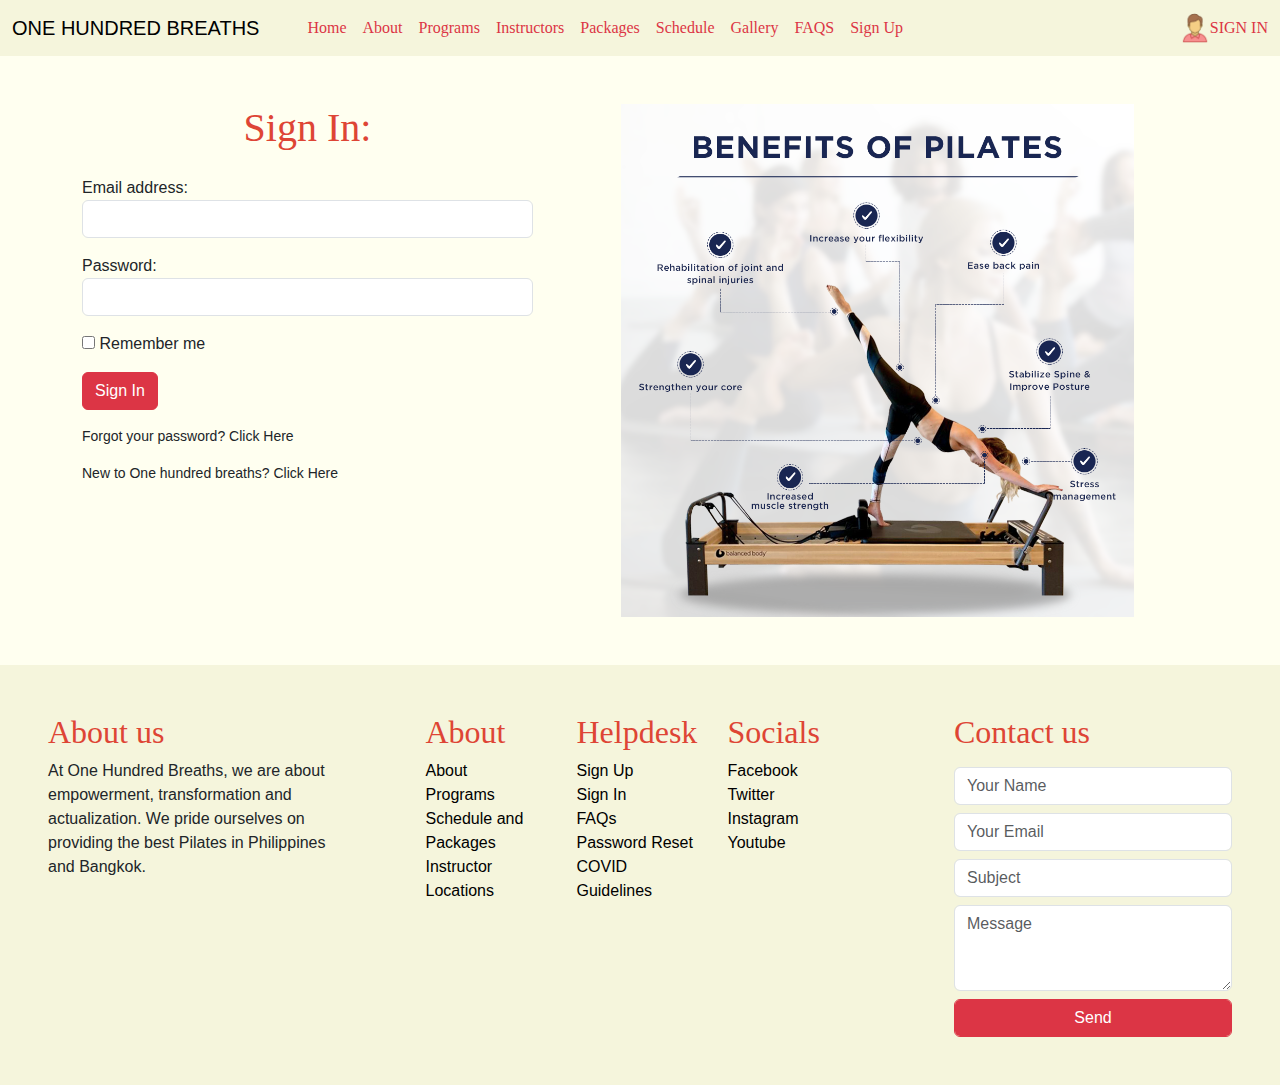
<file: signin.html>
<!DOCTYPE html>
<html lang="en">
<head>
    <meta charset="UTF-8">
    <meta http-equiv="X-UA-Compatible" content="IE=edge">
    <meta name="viewport" content="width=device-width, initial-scale=1.0">

    <link
    rel="stylesheet"
    href="https://cdn.jsdelivr.net/npm/bootstrap@5.2.0/dist/css/bootstrap.min.css"
    />
    <script src="https://ajax.googleapis.com/ajax/libs/jquery/3.6.0/jquery.min.js"></script>
    <script src="https://cdn.jsdelivr.net/npm/bootstrap@5.2.1/dist/js/bootstrap.bundle.min.js"></script>
  
    <link rel="stylesheet" href="css/styles.css" />
 
    <title>Sign In</title>  
  </head>
  
    <link
    rel="icon"
    type="image/x-icon"
    href="image/yoga.png"
    />

<body>
<!-- navbar -->
<nav class="navbar navbar-expand-lg">
  <div class="container-fluid">
    <a class="navbar-brand" href="#">ONE HUNDRED BREATHS</a>
    <button
      class="navbar-toggler"
      type="button"
      data-bs-toggle="collapse"
      data-bs-target="#navbar-supported-content"
    >
      <span class="navbar-toggler-icon"></span>
    </button>

<!-- navbar links -->
<div class="collapse navbar-collapse" id="navbar-supported-content">
  <ul class="navbar-nav me-auto ps-4">
  
    <li class="nav-item">
      <a class="nav-link active text-danger" href="index.html">Home</a>
    </li>
  
    <li class="nav-item">
      <a class="nav-link active text-danger" href="about.html">About</a>
    </li>

  <li class="nav-item">
    <a class="nav-link active text-danger" href="programs.html">Programs</a>
  </li>

  <li class="nav-item">
    <a class="nav-link active text-danger" href="instructors.html">Instructors</a>
  </li>
 
  <li class="nav-item">
    <a class="nav-link active text-danger" href="packages.html">Packages</a>
  </li>

  <li class="nav-item">
    <a class="nav-link active text-danger" href="schedule.html">Schedule</a>
  </li>

  <li class="nav-item">
    <a class="nav-link active text-danger" href="gallery.html">Gallery</a>
  </li>

  <li class="nav-item">
    <a class="nav-link active text-danger" href="faqs.html">FAQS</a>
  </li>
  
  <li class="nav-item">
    <a class="nav-link active text-danger" href="signup.html">Sign Up</a>
  </li>
  </ul>
<span><img src="image/my_account_icon.png" alt="my_account_icon" width="30" height="30"></span>
<span>
  <div class="nav-sign">
  <a class="nav-link active text-danger" href="signin.html">SIGN IN</a>
</span>
  </div>
    </div>
      </div>
        </div>
      </div>
          </nav> 


<!-- sign in -->
  <div class="container">
    <div class="row">
      <div class="col-lg-5 col-12 pt-5 pb-5">
        
  <h1>Sign In:</h1>
    <form class="form-inline" action="/action_page.php">
      <div class="form-group">
          <label class="sr-only pt-3" for="email">Email address:</label>
          <input type="email" class="form-control" id="email">
      </div>
        
      <div class="form-group">
          <label class="sr-only pt-3" for="pwd">Password:</label>
          <input type="password" class="form-control" id="pwd">
      </div>
        
      <div class="checkbox pt-3">
          <label><input type="checkbox"> Remember me</label>
      </div> 
        
      <div class="pt-3">
        <button type="submit" class="btn btn-danger bg-danger">Sign In</button>
        <dl><small><a class="nav-link active pt-3" href="pw.html">Forgot your password? Click Here</a></small></dl>
          <small><a class="nav-link active" href="signup.html">New to One hundred breaths? Click Here</a></small>
        </button>
      </div>
    </div>
</form>

<!-- img  -->
<div class="col-lg-7 text-center pt-5 pb-5">
  <img src="image/pilates3.png" style="max-width: 80%">           
</div>
  </div>
    </div>
      </div>
   
<!-- footer -->             
<footer class="footer-08">
  <div class="container-fluid px-lg-5">
    <div class="row">
      <div class="col-md-9 py-5">
        <div class="row">
          <div class="col-md-4 mb-md-0 mb-4">
            <h2 class="footer-heading text-left">About us</h2>
              <p>At One Hundred Breaths, we are about empowerment, transformation and actualization. We pride ourselves on providing the best Pilates in Philippines and Bangkok.</p>
          </div>
                         
<div class="col-md-8">
  <div class="row justify-content-center">
    <div class="col-md-12 col-lg-9">
      <div class="row">
        <div class="col-md-4 mb-md-0 mb-4">
          <h2 class="footer-heading">About</h2>
            <ul class="list-unstyled">
              <li><a class="footer-link" href="about.html" class="py-1 d-block">About</a></li>
              <li><a class="footer-link" href="programs.html" class="py-1 d-block">Programs</a></li>
              <li><a class="footer-link" href="packages.html" class="py-1 d-block">Schedule and Packages</a></li>
              <li><a class="footer-link" href="instructors.html" class="py-1 d-block">Instructor</a></li>
              <li><a class="footer-link" href="about.html" class="py-1 d-block">Locations</a></li>
            </ul>
        </div>
                                  
<div class="col-md-4 mb-md-0 mb-4">
  <h2 class="footer-heading">Helpdesk</h2>
    <ul class="list-unstyled">
      <li><a class="footer-link" href="signup.html" class="py-1 d-block">Sign Up</a></li>
            <li><a class="footer-link" href="signin.html" class="py-1 d-block">Sign In</a></li>
            <li><a class="footer-link" href="faqs.html" class="py-1 d-block">FAQs</a></li>
            <li><a class="footer-link" href="pw.html" class="py-1 d-block">Password Reset</a></li>
            <li><a class="footer-link" href="covid.html" class="py-1 d-block">COVID Guidelines</a></li>
              </ul>
            </div>
                                  
<div class="col-md-4 mb-md-0 mb-4">
  <h2 class="footer-heading">Socials</h2>
    <ul class="list-unstyled">
            <li><a class="footer-link" href="https://web.facebook.com" class="py-1 d-block">Facebook</a></li>
            <li><a class="footer-link" href="https://twitter.com/" class="py-1 d-block">Twitter</a></li>
            <li><a class="footer-link" href="https://www.instagram.com//" class="py-1 d-block">Instagram</a></li>
            <li><a class="footer-link" href="https://www.youtube.com/" class="py-1 d-block">Youtube</a></li>
          </ul>
        </div>
      </div>
    </div>
  </div>
    </div>
      </div>
        </div>
          <div class="col-md-3 py-md-5 py-4 aside-stretch-right pl-lg-5">
                        
  <h2 class="footer-heading footer-heading-white">Contact us</h2>
    <form action="#" class="contact-form">
      <div class="form-group pt-2">
        <input type="text" class="form-control" placeholder="Your Name">
      </div>
                          
      <div class="form-group pt-2">
        <input type="text" class="form-control" placeholder="Your Email">
      </div>
                  
      <div class="form-group pt-2">
        <input type="text" class="form-control" placeholder="Subject">
      </div>
      
      <div class="form-group pt-2">
        <textarea name="" id="" cols="30" rows="3" class="form-control" placeholder="Message"></textarea>
      </div>
            
      <div class="form-group pt-2">
      <button type="submit" class="form-control submit px-3 btn btn-danger bg-danger">Send</button>
                          
    </div>
      </form>
        </div>
          </div>
            </div>
                </footer>

</body>
</html>
</file>
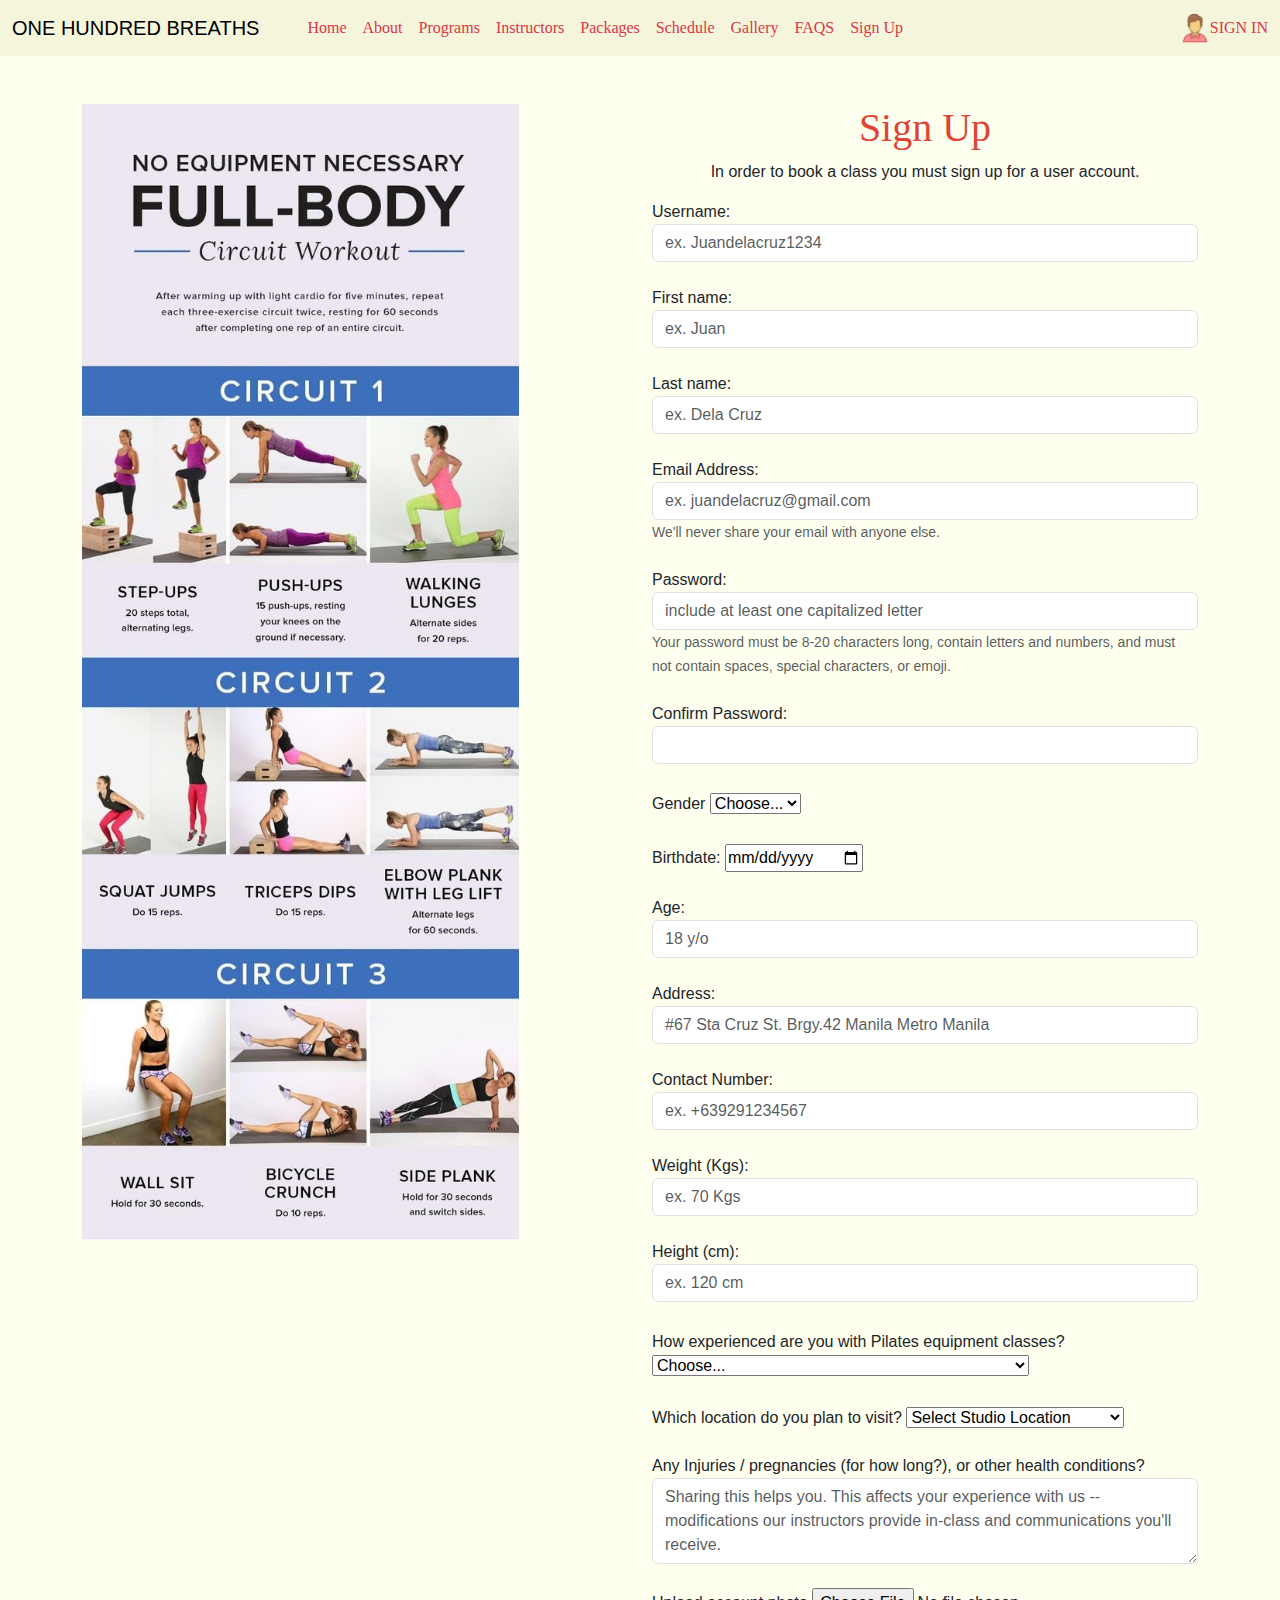
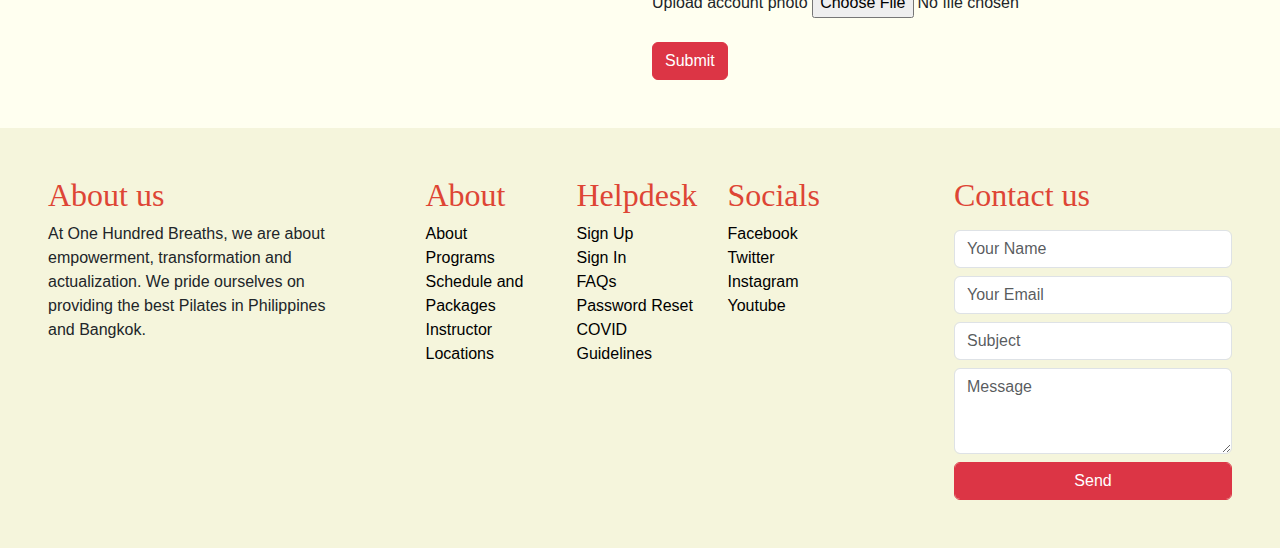
<file: signup.html>
<!DOCTYPE html>
<html lang="en">
<head>
    <meta charset="UTF-8">
    <meta http-equiv="X-UA-Compatible" content="IE=edge">
    <meta name="viewport" content="width=device-width, initial-scale=1.0">
    
    <link
    rel="stylesheet"
    href="https://cdn.jsdelivr.net/npm/bootstrap@5.2.0/dist/css/bootstrap.min.css"
    />
    <script src="https://ajax.googleapis.com/ajax/libs/jquery/3.6.0/jquery.min.js"></script>
    <script src="https://cdn.jsdelivr.net/npm/bootstrap@5.2.1/dist/js/bootstrap.bundle.min.js"></script>
  
     <link rel="stylesheet" href="css/styles.css" />
      
      <title>Sign Up</title>  
</head>

    <link
    rel="icon"
    type="image/x-icon"
    href="image/yoga.png"
    />
  
<body>
      
<!-- navbar -->
<nav class="navbar navbar-expand-lg">
  <div class="container-fluid">
    <a class="navbar-brand" href="#">ONE HUNDRED BREATHS</a>
    <button
      class="navbar-toggler"
      type="button"
      data-bs-toggle="collapse"
      data-bs-target="#navbar-supported-content"
    >
      <span class="navbar-toggler-icon"></span>
    </button>

<!-- navbar links -->
<div class="collapse navbar-collapse" id="navbar-supported-content">
  <ul class="navbar-nav me-auto ps-4">
  
    <li class="nav-item">
      <a class="nav-link active text-danger" href="index.html">Home</a>
    </li>
  
    <li class="nav-item">
      <a class="nav-link active text-danger" href="about.html">About</a>
    </li>

  <li class="nav-item">
    <a class="nav-link active text-danger" href="programs.html">Programs</a>
  </li>

  <li class="nav-item">
    <a class="nav-link active text-danger" href="instructors.html">Instructors</a>
  </li>
 
  <li class="nav-item">
    <a class="nav-link active text-danger" href="packages.html">Packages</a>
  </li>

  <li class="nav-item">
    <a class="nav-link active text-danger" href="schedule.html">Schedule</a>
  </li>

  <li class="nav-item">
    <a class="nav-link active text-danger" href="gallery.html">Gallery</a>
  </li>

  <li class="nav-item">
    <a class="nav-link active text-danger" href="faqs.html">FAQS</a>
  </li>
  
  <li class="nav-item">
    <a class="nav-link active text-danger" href="signup.html">Sign Up</a>
  </li>
  </ul>
<span><img src="image/my_account_icon.png" alt="my_account_icon" width="30" height="30"></span>
<span>
  <div class="nav-sign">
  <a class="nav-link active text-danger" href="signin.html">SIGN IN</a>
</span>
  </div>
    </div>
      </div>
        </div>
      </div>
          </nav> 

<!-- image -->
  <div class="container">
    <div class="row">
      <div class="col-lg-6 col-12 pt-5">
         <img
          src="image/circuit.jpg"
          alt="circuit"
          style="width: 80%"> 
        </div>

<!-- username -->
 <div class="col-lg-6 col-12 pt-5 pb-5">
    <div class="form-group">
      <h1>Sign Up</h1>
        <p class="text-center">In order to book a class
        you must sign up
        for a user account.</p>
          <label for="validationDefault01">Username:</label>
            <input type="text" class="form-control" id="validationDefault01" placeholder="ex. Juandelacruz1234">
  </div>
          
<!-- first name -->
  <div class="form-row pt-4">
          <label for="validationDefault01">First name:</label>
            <input type="text" class="form-control" id="validationDefault01" placeholder="ex. Juan">
  </div>

<!-- last name -->
  <div class="form-row pt-4">
          <label for="validationDefault01">Last name:</label>
            <input type="text" class="form-control" id="validationDefault01" placeholder="ex. Dela Cruz">
  </div>
        
<!-- email -->
  <div class="form-group pt-4">
          <label for="exampleInputEmail1">Email Address:</label>
          <input type="email" class="form-control" id="exampleInputEmail1" aria-describedby="emailHelp" placeholder="ex. juandelacruz@gmail.com">
          <small id="emailHelp" class="form-text text-muted">We'll never share your email with anyone else.</small>
  </div>

<!-- password -->
  <div class="pt-4">
          <label for="inputPassword5">Password:</label>
            <input type="password" id="inputPassword5" class="form-control" aria-describedby="passwordHelpBlock" placeholder="include at least one capitalized letter">
            <small id="passwordHelpBlock" class="form-text text-muted">
            Your password must be 8-20 characters long, contain letters and numbers, and must not contain spaces, special characters, or emoji.
          </small>
  </div>

<!-- confirm password -->
  <div class="form-group pt-4">
            <label for="inputPassword4">Confirm Password:</label>
            <input type="password" class="form-control" id="confirmpwd">
  </div>

<!-- gender -->
  <div class="form-row align-items-center pt-4">
    <div class="col-auto my-1">
            <label class="mr-sm-2" for="inlineFormCustomSelect">Gender</label>
            <select class="custom-select mr-sm-2" id="gender"> -->
            <option selected>Choose...</option>
            <option value="1">Female</option>
            <option value="2">Male</option>
            <option value="3">Others</option>
            </select>
    </div>
      </div>

<!-- birthday -->
  <div class="form-group pt-4">
            <label id="Birthdate">Birthdate:</label>
            <input type="date"/> <br />
  </div>

<!-- age -->
  <div class="form-group pt-4">
            <label for="address">Age:</label>
            <input type="address" class="form-control" id="address" placeholder="18 y/o" />
  </div>

<!-- address -->
  <div class="form-group pt-4">
              <label for="address">Address:</label>
              <input type="address" class="form-control" id="address" placeholder="#67 Sta Cruz St. Brgy.42 Manila Metro Manila" />
  </div>

<!-- contact number -->
  <div class="form-row pt-4">
            <label for="validationDefault01">Contact Number:</label>
            <input type="text" class="form-control" id="validationDefault01" placeholder="ex. +639291234567">
  </div>

<!-- weight -->
  <div class="form-row pt-4">
            <label for="validationDefault01">Weight (Kgs):</label>
            <input type="text" class="form-control" id="validationDefault01" placeholder="ex. 70 Kgs">
  </div>

<!-- height -->
  <div class="form-row pt-4">
            <label for="validationDefault01">Height (cm):</label>
            <input type="text" class="form-control" id="validationDefault01" placeholder="ex. 120 cm">
  </div>

<!-- experience -->
  <div class="form-row align-items-center pt-4">
    <div class="col-auto my-1">
            <label class="mr-sm-2" for="inlineFormCustomSelect">How experienced are you with Pilates equipment classes?</label>
              <select class="custom-select mr-sm-2" id="experience"> -->
                <option selected>Choose...</option>
                <option value="1">Novice(never used Pilates equipment before)</option>
                <option value="2">Beginner(1 to 30 classes)</option>
                <option value="3">Intermediate(31 to 100 classes)</option>
                <option value="3">Advanced(100+ classes or a frequent practitioner)</option>
                <option value="3">Professional(teaches others pilates)</option>
              </select>
  </div>
    </div>

<!-- choose locations -->
  <div class="form-row pt-4">
          <label class="mr-sm-2" for="inlineFormCustomSelect">Which location do you plan to visit?</label>
          <select class="custom-select mr-sm-2" id="location"> -->
            <option selected>Select Studio Location</option>
            <option value="1">SM Mall of Asia, Manila PH</option>
            <option value="2">SM North Edsa , Manila PH</option>
            <option value="3">Amarin Plaza, Bangkok TH</option>
            <option value="3">Digital Class</option>
          </select>
  </div>

<!-- conditions -->
  <div class="form-group pt-4">
          <label class="mr-sm-2" for="inlineFormCustomSelect">Any Injuries / pregnancies (for how long?), or other health conditions?</label>
          <textarea class="form-control" id="exampleFormControlTextarea1" rows="3" placeholder="Sharing this helps you. This affects your experience with us -- modifications our instructors provide in-class and communications you'll receive."></textarea>
  </div>

<!-- upload photo -->
  <div class="form-group pt-4">
          <label for="exampleFormControlFile1">Upload account photo</label>
          <input type="file" class="form-control-file" id="photo">
  </div>

<!-- submit -->
  <div class="form-group row pt-4">
    <div class="col-sm-10">
          <button type="submit" class="btn btn-danger bg-danger">Submit</button>
        </div>
      </div>
    </div>
  </div>
</div>
     
<!-- footer -->            
<footer class="footer-08">
  <div class="container-fluid px-lg-5">
    <div class="row">
      <div class="col-md-9 py-5">
        <div class="row">
          <div class="col-md-4 mb-md-0 mb-4">
            <h2 class="footer-heading text-left">About us</h2>
              <p>At One Hundred Breaths, we are about empowerment, transformation and actualization. We pride ourselves on providing the best Pilates in Philippines and Bangkok.</p>
          </div>
                         
<div class="col-md-8">
  <div class="row justify-content-center">
    <div class="col-md-12 col-lg-9">
      <div class="row">
        <div class="col-md-4 mb-md-0 mb-4">
          <h2 class="footer-heading">About</h2>
            <ul class="list-unstyled">
              <li><a class="footer-link" href="about.html" class="py-1 d-block">About</a></li>
              <li><a class="footer-link" href="programs.html" class="py-1 d-block">Programs</a></li>
              <li><a class="footer-link" href="packages.html" class="py-1 d-block">Schedule and Packages</a></li>
              <li><a class="footer-link" href="instructors.html" class="py-1 d-block">Instructor</a></li>
              <li><a class="footer-link" href="about.html" class="py-1 d-block">Locations</a></li>
            </ul>
        </div>
                                  
<div class="col-md-4 mb-md-0 mb-4">
  <h2 class="footer-heading">Helpdesk</h2>
    <ul class="list-unstyled">
      <li><a class="footer-link" href="signup.html" class="py-1 d-block">Sign Up</a></li>
            <li><a class="footer-link" href="signin.html" class="py-1 d-block">Sign In</a></li>
            <li><a class="footer-link" href="faqs.html" class="py-1 d-block">FAQs</a></li>
            <li><a class="footer-link" href="pw.html" class="py-1 d-block">Password Reset</a></li>
            <li><a class="footer-link" href="covid.html" class="py-1 d-block">COVID Guidelines</a></li>
              </ul>
            </div>
                                  
<div class="col-md-4 mb-md-0 mb-4">
  <h2 class="footer-heading">Socials</h2>
    <ul class="list-unstyled">
            <li><a class="footer-link" href="https://web.facebook.com" class="py-1 d-block">Facebook</a></li>
            <li><a class="footer-link" href="https://twitter.com/" class="py-1 d-block">Twitter</a></li>
            <li><a class="footer-link" href="https://www.instagram.com//" class="py-1 d-block">Instagram</a></li>
            <li><a class="footer-link" href="https://www.youtube.com/" class="py-1 d-block">Youtube</a></li>
          </ul>
        </div>
      </div>
    </div>
  </div>
    </div>
      </div>
        </div>
          <div class="col-md-3 py-md-5 py-4 aside-stretch-right pl-lg-5">
                        
  <h2 class="footer-heading footer-heading-white">Contact us</h2>
    <form action="#" class="contact-form">
      <div class="form-group pt-2">
        <input type="text" class="form-control" placeholder="Your Name">
      </div>
                          
      <div class="form-group pt-2">
        <input type="text" class="form-control" placeholder="Your Email">
      </div>
                  
      <div class="form-group pt-2">
        <input type="text" class="form-control" placeholder="Subject">
      </div>
      
      <div class="form-group pt-2">
        <textarea name="" id="" cols="30" rows="3" class="form-control" placeholder="Message"></textarea>
      </div>
            
      <div class="form-group pt-2">
      <button type="submit" class="form-control submit px-3 btn btn-danger bg-danger">Send</button>
                          
    </div>
      </form>
        </div>
          </div>
            </div>
                </footer>
</body>
</html>
</file>
<file: css/styles.css>
.nav-link:hover
  {
    background-color: azure;
  }

nav
  {
  background-color: beige;
  font-family: 'Helvetica';
  }

.nav-top
  {
  color: black;
  }

.nav-item
  {
  font-family: 'cooper black';
  color:rgb(222, 69, 53);
  }

.nav-sign
{
  font-family: 'cooper black';
}

body
  {
    font-family: 'helvetica';
    background-color: ivory;
  }

h1, .navbar-text
  {
    font-family: 'cooper black';
    color:rgb(222, 69, 53);
    text-align: center;
  } 

.h1-pw
  {
    font-family: 'cooper black';
    color:rgb(222, 69, 53);
    padding-left: 110px;
  }

  h5
  {
    font-family: 'helvetica';
  }

.card
  {
    text-align: center;
    font-family: 'helvetica';
    color: black;
    border: none;
  }

  .carousel-img
  {
    width: 50%;
    height: 50%;
  }

.d-flex
  {
  background-color:beige;
  }


.home-border
  {
  background-color: beige;
  }

.about-border
  {
  background-color:  beige;
  }

.testimony-wrap
  {
  max-height: 600px;
  max-width: 1200px;
  }

.schedule-table 
  {
  background-color: azure;
  }

.book-button
  {
  margin-left: 450px;
  padding-left: 200px;
  padding-right: 200px;
  }

.card-body, .card-header, .card-footer
  {
  background-color: azure;
  }

.accordion-item, .accordion-header, .accordion-button, .accordion-collapse, .accordion-body
  {
  background-color: azure !important;
  text-decoration:none;
  color:black;
  }

footer
  {
  background-color: beige;
  font-family: 'helvetica';
  }
 
.footer-heading
  {
  font-family: 'cooper black';
  color:rgb(222, 69, 53);
  }

.footer-link
  {
  text-decoration: none;
  color:black;
  }

.footer-link:hover
  {
  text-decoration: none;
  color:rgb(222, 69, 53);
  }

  /* CAROUSEL CSS */
/*!
 * Bootstrap v4.3.1 (https://getbootstrap.com/)
 * Copyright 2011-2019 The Bootstrap Authors
 * Copyright 2011-2019 Twitter, Inc.
 * Licensed under MIT (https://github.com/twbs/bootstrap/blob/master/LICENSE)
 */

.owl-carousel {
  position: relative; }
  .owl-carousel .owl-stage-outer {
    padding-top: 1em;
    padding-bottom: 2em;
    position: relative; }
  .owl-carousel .owl-item {
    opacity: 1; }
    .owl-carousel .owl-item.active {
      opacity: 1; }
  .owl-carousel .owl-nav {
    position: absolute;
    top: 50%;
    left: 0;
    right: 0;
    display: inline-block; }
    .owl-carousel .owl-nav .owl-prev,
    .owl-carousel .owl-nav .owl-next {
      position: absolute;
      -webkit-transform: translateY(-50%);
      -ms-transform: translateY(-50%);
      transform: translateY(-50%);
      margin-top: 0px;
      color: rgba(0, 0, 0, 0.2) !important;
      -webkit-transition: 0.7s;
      -o-transition: 0.7s;
      transition: 0.7s;
      opacity: 1; }
      @media (prefers-reduced-motion: reduce) {
        .owl-carousel .owl-nav .owl-prev,
        .owl-carousel .owl-nav .owl-next {
          -webkit-transition: none;
          -o-transition: none;
          transition: none; } }
      .owl-carousel .owl-nav .owl-prev p span, .owl-carousel .owl-nav .owl-prev p small,
      .owl-carousel .owl-nav .owl-next p span,
      .owl-carousel .owl-nav .owl-next p small {
        display: block;
        color: #000;
        line-height: .8;
        -webkit-transition: 0.3s;
        -o-transition: 0.3s;
        transition: 0.3s; }
        @media (prefers-reduced-motion: reduce) {
          .owl-carousel .owl-nav .owl-prev p span, .owl-carousel .owl-nav .owl-prev p small,
          .owl-carousel .owl-nav .owl-next p span,
          .owl-carousel .owl-nav .owl-next p small {
            -webkit-transition: none;
            -o-transition: none;
            transition: none; } }
      .owl-carousel .owl-nav .owl-prev small,
      .owl-carousel .owl-nav .owl-next small {
        text-transform: uppercase; }
      .owl-carousel .owl-nav .owl-prev span,
      .owl-carousel .owl-nav .owl-next span {
        line-height: 0; }
        .owl-carousel .owl-nav .owl-prev span:before,
        .owl-carousel .owl-nav .owl-next span:before {
          font-size: 40px;
          -webkit-transition: 0.3s;
          -o-transition: 0.3s;
          transition: 0.3s; }
          @media (prefers-reduced-motion: reduce) {
            .owl-carousel .owl-nav .owl-prev span:before,
            .owl-carousel .owl-nav .owl-next span:before {
              -webkit-transition: none;
              -o-transition: none;
              transition: none; } }
      .owl-carousel .owl-nav .owl-prev:hover small,
      .owl-carousel .owl-nav .owl-next:hover small {
        color: #dbcc8f; }
      .owl-carousel .owl-nav .owl-prev:hover span:before,
      .owl-carousel .owl-nav .owl-next:hover span:before {
        color: #dbcc8f; }
    .owl-carousel .owl-nav .owl-prev {
      left: 0; }
    .owl-carousel .owl-nav .owl-next {
      right: 0; }
  .owl-carousel .owl-dots {
    text-align: center;
    margin-top: 20px; }
    .owl-carousel .owl-dots .owl-dot {
      width: 10px;
      height: 10px;
      margin: 5px;
      border-radius: 50%;
      background: transparent;
      position: relative;
      border: 1px solid #000; }
      .owl-carousel .owl-dots .owl-dot:hover, .owl-carousel .owl-dots .owl-dot:focus {
        outline: none !important; }
      .owl-carousel .owl-dots .owl-dot.active {
        background: #dbcc8f;
        border: 1px solid #dbcc8f; }

.owl-carousel.owl-drag .owl-item {
  -ms-touch-action: pan-y;
  touch-action: pan-y; }
</file>
